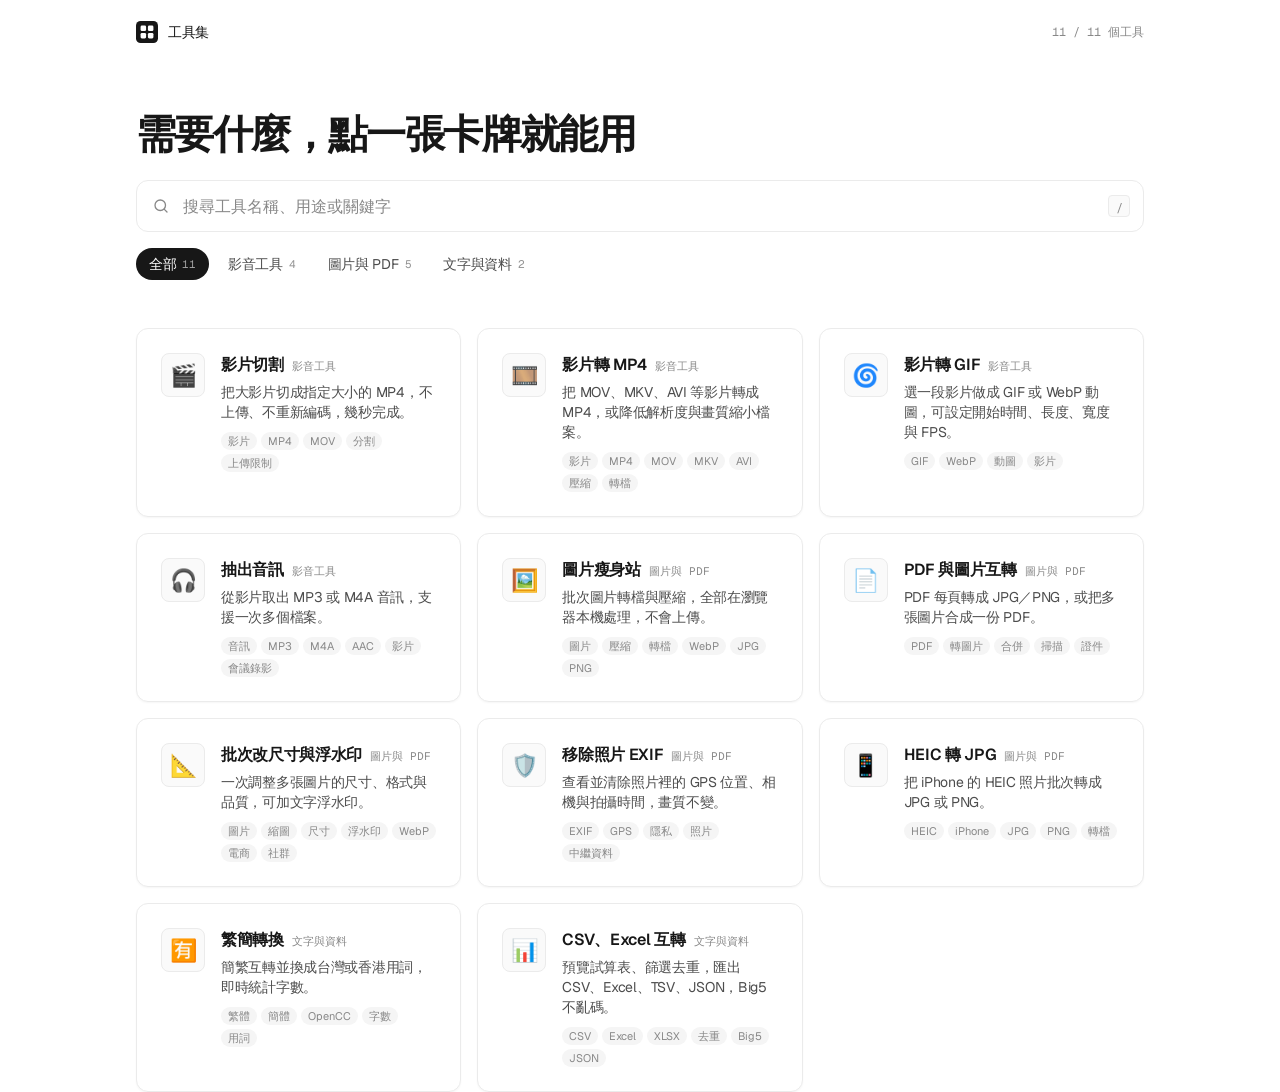
<file: index.html>
<!doctype html>
<html lang="zh-Hant">
<head>
  <meta charset="utf-8">
  <meta name="viewport" content="width=device-width, initial-scale=1">
  <title>工具集</title>
  <meta name="description" content="常用小工具的入口：依分類瀏覽或直接搜尋，點卡牌就能使用。">
  <link rel="preconnect" href="https://fonts.googleapis.com">
  <link rel="preconnect" href="https://fonts.gstatic.com" crossorigin>
  <link href="https://fonts.googleapis.com/css2?family=Geist:wght@400;500;600&family=Geist+Mono:wght@400&display=swap" rel="stylesheet">
  <link rel="stylesheet" href="css/style.css">
  <link rel="icon" href="data:image/svg+xml,%3Csvg xmlns='http://www.w3.org/2000/svg' viewBox='0 0 24 24'%3E%3Crect width='24' height='24' rx='5' fill='%23171717'/%3E%3Crect x='5' y='5' width='6' height='6' rx='1.5' fill='%23fff'/%3E%3Crect x='13' y='5' width='6' height='6' rx='1.5' fill='%23fff'/%3E%3Crect x='5' y='13' width='6' height='6' rx='1.5' fill='%23fff'/%3E%3Crect x='13' y='13' width='6' height='6' rx='1.5' fill='%23fff'/%3E%3C/svg%3E">
</head>
<body>
  <div class="shell">
    <header class="top">
      <a class="wordmark" href="./" aria-label="工具集首頁"><svg class="mark" viewBox="0 0 24 24" aria-hidden="true"><rect width="24" height="24" rx="5"/><rect class="cell" x="5" y="5" width="6" height="6" rx="1.5"/><rect class="cell" x="13" y="5" width="6" height="6" rx="1.5"/><rect class="cell" x="5" y="13" width="6" height="6" rx="1.5"/><rect class="cell" x="13" y="13" width="6" height="6" rx="1.5"/></svg>工具集</a>
      <span class="count" id="total-count" aria-live="polite"></span>
    </header>

    <main>
      <section class="hero" aria-labelledby="hero-heading">
        <h1 id="hero-heading">需要什麼，點一張卡牌就能用</h1>
        <form class="search" role="search" onsubmit="return false">
          <svg class="search-icon" viewBox="0 0 24 24" aria-hidden="true"><circle cx="11" cy="11" r="7"/><path d="m20 20-3.5-3.5"/></svg>
          <input id="search" type="search" placeholder="搜尋工具名稱、用途或關鍵字" autocomplete="off" aria-label="搜尋工具">
          <kbd class="search-kbd" aria-hidden="true">/</kbd>
        </form>
        <div class="cats" id="cats" role="tablist" aria-label="分類"></div>
      </section>

      <section aria-label="工具清單">
        <ul class="grid" id="grid"></ul>
        <div class="empty" id="empty" hidden>
          <p>找不到符合「<span id="empty-q"></span>」的工具。</p>
          <button type="button" class="btn" id="btn-clear">清除搜尋</button>
        </div>
      </section>
    </main>
  </div>

  <template id="card-tpl">
    <li class="card">
      <a class="card-link" target="_blank" rel="noopener">
        <span class="card-icon" aria-hidden="true"></span>
        <span class="card-body">
          <span class="card-head">
            <span class="card-name"></span>
            <span class="card-cat"></span>
          </span>
          <span class="card-desc"></span>
          <span class="card-tags"></span>
        </span>
        <svg class="card-arrow" viewBox="0 0 24 24" aria-hidden="true"><path d="M7 17 17 7M9 7h8v8"/></svg>
      </a>
    </li>
  </template>

  <script src="js/app.js"></script>
</body>
</html>
</file>
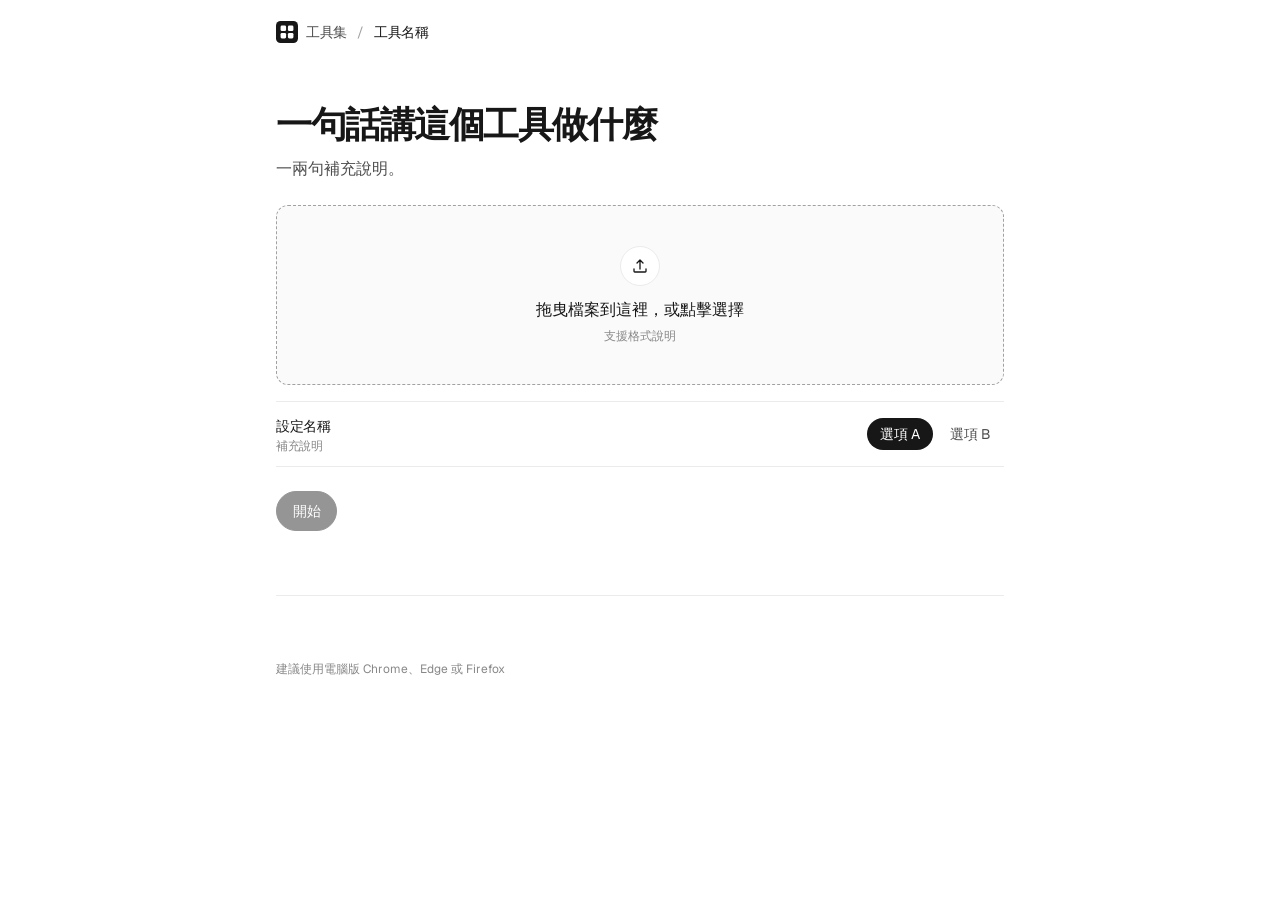
<file: tools/_template/index.html>
<!doctype html>
<html lang="zh-Hant">
<head>
  <meta charset="utf-8">
  <meta name="viewport" content="width=device-width, initial-scale=1">
  <title>工具名稱</title>
  <meta name="description" content="一句話說明。">
  <link rel="preconnect" href="https://fonts.googleapis.com">
  <link rel="preconnect" href="https://fonts.gstatic.com" crossorigin>
  <link href="https://fonts.googleapis.com/css2?family=Geist:wght@400;500;600&family=Geist+Mono:wght@400&display=swap" rel="stylesheet">
  <link rel="stylesheet" href="../../assets/base.css">
  <link rel="icon" href="data:image/svg+xml,%3Csvg xmlns='http://www.w3.org/2000/svg' viewBox='0 0 24 24'%3E%3Crect width='24' height='24' rx='5' fill='%23171717'/%3E%3Crect x='5' y='5' width='6' height='6' rx='1.5' fill='%23fff'/%3E%3Crect x='13' y='5' width='6' height='6' rx='1.5' fill='%23fff'/%3E%3Crect x='5' y='13' width='6' height='6' rx='1.5' fill='%23fff'/%3E%3Crect x='13' y='13' width='6' height='6' rx='1.5' fill='%23fff'/%3E%3C/svg%3E">
</head>
<body>
  <div class="shell">
    <header class="top">
      <a class="back" href="../../"><svg viewBox="0 0 24 24" aria-hidden="true"><rect width="24" height="24" rx="5"/><rect class="cell" x="5" y="5" width="6" height="6" rx="1.5"/><rect class="cell" x="13" y="5" width="6" height="6" rx="1.5"/><rect class="cell" x="5" y="13" width="6" height="6" rx="1.5"/><rect class="cell" x="13" y="13" width="6" height="6" rx="1.5"/></svg>工具集</a>
      <span class="sep" aria-hidden="true">/</span>
      <span class="here">工具名稱</span>
    </header>

    <main>
      <section class="hero" aria-labelledby="h">
        <h1 id="h">一句話講這個工具做什麼</h1>
        <p>一兩句補充說明。</p>
      </section>

      <label class="drop" id="drop" for="file-input" tabindex="0">
        <span class="icon" aria-hidden="true"><svg viewBox="0 0 24 24"><path d="M12 16V4m0 0l-4 4m4-4l4 4"/><path d="M4 16v3a1 1 0 001 1h14a1 1 0 001-1v-3"/></svg></span>
        <strong>拖曳檔案到這裡，或點擊選擇</strong>
        <small>支援格式說明</small>
        <input id="file-input" type="file" multiple aria-label="選擇檔案">
      </label>

      <div class="settings">
        <div class="setting">
          <span class="title">設定名稱<small>補充說明</small></span>
          <div class="seg-ctl" role="group" aria-label="設定名稱">
            <button type="button" class="chip" aria-pressed="true">選項 A</button>
            <button type="button" class="chip" aria-pressed="false">選項 B</button>
          </div>
        </div>
      </div>

      <div class="actions">
        <button type="button" class="btn btn-primary" id="btn-start" disabled>開始</button>
        <span class="spacer"></span>
        <button type="button" class="btn" id="btn-zip" hidden>全部下載（ZIP）</button>
      </div>

      <div class="note note-error" id="note-error" role="alert" hidden></div>

      <section id="progress" hidden>
        <div class="status"><span class="label" id="status-label"></span><span class="pct" id="status-pct"></span></div>
        <div class="bar" id="bar"><i></i></div>
      </section>

      <ol class="rows" id="rows" hidden></ol>
    </main>

    <footer class="foot">建議使用電腦版 Chrome、Edge 或 Firefox</footer>
  </div>

  <script src="../../assets/kit.js"></script>
  <script src="app.js"></script>
</body>
</html>
</file>
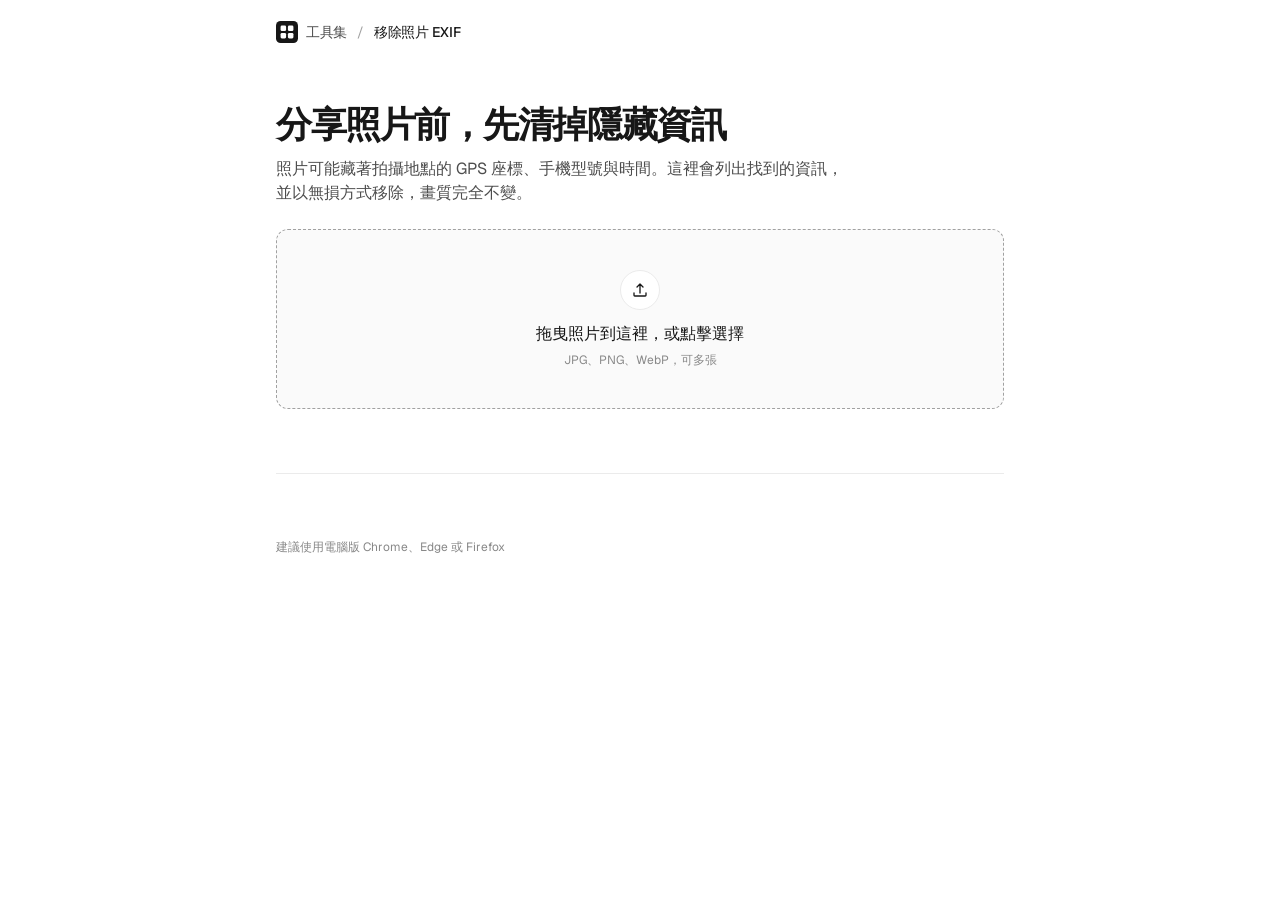
<file: tools/exif-strip/index.html>
<!doctype html>
<html lang="zh-Hant">
<head>
  <meta charset="utf-8">
  <meta name="viewport" content="width=device-width, initial-scale=1">
  <title>移除照片 EXIF</title>
  <meta name="description" content="查看並清除照片裡的 GPS 位置、相機型號與拍攝時間，畫質完全不變。">
  <link rel="preconnect" href="https://fonts.googleapis.com">
  <link rel="preconnect" href="https://fonts.gstatic.com" crossorigin>
  <link href="https://fonts.googleapis.com/css2?family=Geist:wght@400;500;600&family=Geist+Mono:wght@400&display=swap" rel="stylesheet">
  <link rel="stylesheet" href="../../assets/base.css">
  <link rel="icon" href="data:image/svg+xml,%3Csvg xmlns='http://www.w3.org/2000/svg' viewBox='0 0 24 24'%3E%3Crect width='24' height='24' rx='5' fill='%23171717'/%3E%3Crect x='5' y='5' width='6' height='6' rx='1.5' fill='%23fff'/%3E%3Crect x='13' y='5' width='6' height='6' rx='1.5' fill='%23fff'/%3E%3Crect x='5' y='13' width='6' height='6' rx='1.5' fill='%23fff'/%3E%3Crect x='13' y='13' width='6' height='6' rx='1.5' fill='%23fff'/%3E%3C/svg%3E">
  <style>
    .summary { margin-top: var(--s-lg); }
    .row { align-items: start; }
    .row .thumb { width: 56px; height: 56px; }
    .tags { display: flex; flex-wrap: wrap; gap: 4px; margin-top: 6px; }
    .tag { font-size: 12px; line-height: 20px; padding: 0 8px; border-radius: var(--r-pill); background: var(--canvas-soft-2); color: var(--body); white-space: nowrap; }
    .tag.is-gps { background: var(--warning-soft); color: var(--warning-deep); font-weight: 500; }
    .tag.is-clean { background: transparent; color: var(--mute); padding: 0; }
    .tag.is-done { background: transparent; color: var(--success); padding: 0; font-weight: 500; }
    .row .r-state { align-self: center; }
    a.inline { color: var(--link); }
  </style>
</head>
<body>
  <div class="shell">
    <header class="top">
      <a class="back" href="../../"><svg viewBox="0 0 24 24" aria-hidden="true"><rect width="24" height="24" rx="5"/><rect class="cell" x="5" y="5" width="6" height="6" rx="1.5"/><rect class="cell" x="13" y="5" width="6" height="6" rx="1.5"/><rect class="cell" x="5" y="13" width="6" height="6" rx="1.5"/><rect class="cell" x="13" y="13" width="6" height="6" rx="1.5"/></svg>工具集</a>
      <span class="sep" aria-hidden="true">/</span>
      <span class="here">移除照片 EXIF</span>
    </header>

    <main>
      <section class="hero" aria-labelledby="h">
        <h1 id="h">分享照片前，先清掉隱藏資訊</h1>
        <p>照片可能藏著拍攝地點的 GPS 座標、手機型號與時間。這裡會列出找到的資訊，並以無損方式移除，畫質完全不變。</p>
      </section>

      <label class="drop" id="drop" for="file-input" tabindex="0">
        <span class="icon" aria-hidden="true"><svg viewBox="0 0 24 24"><path d="M12 16V4m0 0l-4 4m4-4l4 4"/><path d="M4 16v3a1 1 0 001 1h14a1 1 0 001-1v-3"/></svg></span>
        <strong>拖曳照片到這裡，或點擊選擇</strong>
        <small>JPG、PNG、WebP，可多張</small>
        <input id="file-input" type="file" multiple accept="image/jpeg,image/png,image/webp,image/heic,image/heif,.jpg,.jpeg,.png,.webp,.heic,.heif" aria-label="選擇照片">
      </label>

      <div class="summary" id="summary" hidden>
        <div class="stats">
          <div class="stat"><div class="k">照片</div><div class="v" id="st-count">0</div></div>
          <div class="stat"><div class="k">含 GPS 位置</div><div class="v" id="st-gps">0</div></div>
          <div class="stat"><div class="k">含其他資訊</div><div class="v" id="st-meta">0</div></div>
        </div>
      </div>

      <div class="actions" id="actions" hidden>
        <button type="button" class="btn btn-primary" id="btn-start" disabled>移除全部資訊</button>
        <button type="button" class="btn" id="btn-change">重新選擇</button>
        <span class="spacer"></span>
        <button type="button" class="btn" id="btn-zip" hidden>全部下載（ZIP）</button>
      </div>

      <div class="note note-error" id="note-error" role="alert" hidden></div>

      <section id="progress" hidden>
        <div class="status"><span class="label" id="status-label"></span><span class="pct" id="status-pct"></span></div>
        <div class="bar" id="bar"><i></i></div>
      </section>

      <ol class="rows" id="rows" hidden></ol>
      <div class="note note-info" id="note-orient" hidden>為了讓照片維持正確方向，有轉向資訊的照片只會保留「方向」這一項，其他資訊全部移除。</div>
    </main>

    <footer class="foot">建議使用電腦版 Chrome、Edge 或 Firefox</footer>
  </div>

  <script src="../../assets/kit.js"></script>
  <script src="strip.js"></script>
  <script src="app.js"></script>
</body>
</html>
</file>
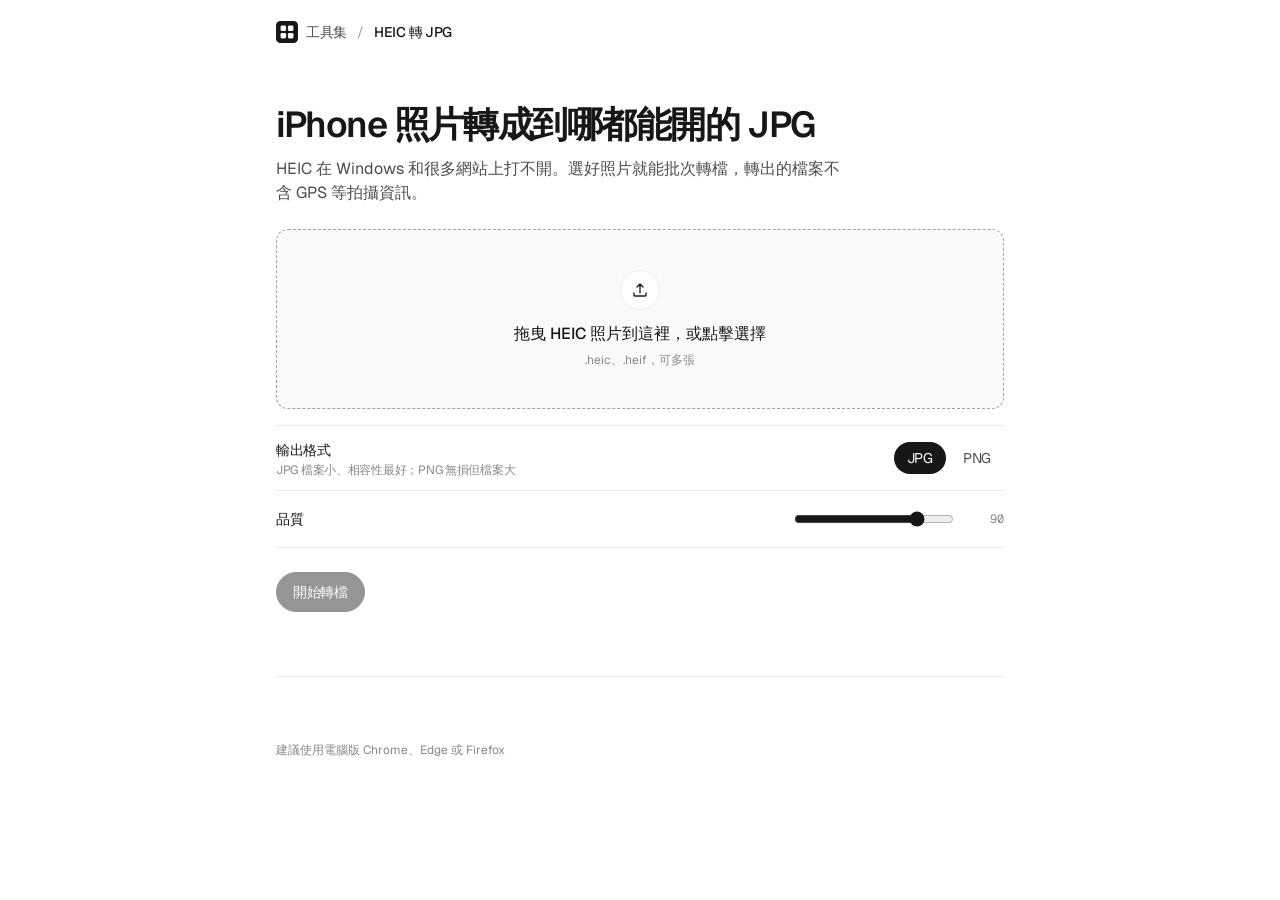
<file: tools/heic-convert/index.html>
<!doctype html>
<html lang="zh-Hant">
<head>
  <meta charset="utf-8">
  <meta name="viewport" content="width=device-width, initial-scale=1">
  <title>HEIC 轉 JPG</title>
  <meta name="description" content="把 iPhone 的 HEIC 照片批次轉成 JPG 或 PNG，全部在瀏覽器裡完成，不會上傳。">
  <link rel="preconnect" href="https://fonts.googleapis.com">
  <link rel="preconnect" href="https://fonts.gstatic.com" crossorigin>
  <link href="https://fonts.googleapis.com/css2?family=Geist:wght@400;500;600&family=Geist+Mono:wght@400&display=swap" rel="stylesheet">
  <link rel="stylesheet" href="../../assets/base.css">
  <link rel="icon" href="data:image/svg+xml,%3Csvg xmlns='http://www.w3.org/2000/svg' viewBox='0 0 24 24'%3E%3Crect width='24' height='24' rx='5' fill='%23171717'/%3E%3Crect x='5' y='5' width='6' height='6' rx='1.5' fill='%23fff'/%3E%3Crect x='13' y='5' width='6' height='6' rx='1.5' fill='%23fff'/%3E%3Crect x='5' y='13' width='6' height='6' rx='1.5' fill='%23fff'/%3E%3Crect x='13' y='13' width='6' height='6' rx='1.5' fill='%23fff'/%3E%3C/svg%3E">
  <style>
    .num { font-family: var(--font-mono); font-size: 12px; color: var(--mute); min-width: 32px; text-align: right; }
  </style>
</head>
<body>
  <div class="shell">
    <header class="top">
      <a class="back" href="../../"><svg viewBox="0 0 24 24" aria-hidden="true"><rect width="24" height="24" rx="5"/><rect class="cell" x="5" y="5" width="6" height="6" rx="1.5"/><rect class="cell" x="13" y="5" width="6" height="6" rx="1.5"/><rect class="cell" x="5" y="13" width="6" height="6" rx="1.5"/><rect class="cell" x="13" y="13" width="6" height="6" rx="1.5"/></svg>工具集</a>
      <span class="sep" aria-hidden="true">/</span>
      <span class="here">HEIC 轉 JPG</span>
    </header>

    <main>
      <section class="hero" aria-labelledby="h">
        <h1 id="h">iPhone 照片轉成到哪都能開的 JPG</h1>
        <p>HEIC 在 Windows 和很多網站上打不開。選好照片就能批次轉檔，轉出的檔案不含 GPS 等拍攝資訊。</p>
      </section>

      <label class="drop" id="drop" for="file-input" tabindex="0">
        <span class="icon" aria-hidden="true"><svg viewBox="0 0 24 24"><path d="M12 16V4m0 0l-4 4m4-4l4 4"/><path d="M4 16v3a1 1 0 001 1h14a1 1 0 001-1v-3"/></svg></span>
        <strong>拖曳 HEIC 照片到這裡，或點擊選擇</strong>
        <small>.heic、.heif，可多張</small>
        <input id="file-input" type="file" multiple accept=".heic,.heif,image/heic,image/heif" aria-label="選擇 HEIC 照片">
      </label>

      <div class="panel" id="picked" hidden>
        <div class="panel-head">
          <div><div class="name" id="picked-name"></div><div class="meta" id="picked-meta"></div></div>
          <button type="button" class="btn btn-sm" id="btn-change">重新選擇</button>
        </div>
      </div>

      <div class="settings">
        <div class="setting">
          <span class="title">輸出格式<small>JPG 檔案小、相容性最好；PNG 無損但檔案大</small></span>
          <div class="seg-ctl" role="group" aria-label="輸出格式" id="fmt">
            <button type="button" class="chip" data-v="jpg" aria-pressed="true">JPG</button>
            <button type="button" class="chip" data-v="png" aria-pressed="false">PNG</button>
          </div>
        </div>
        <div class="setting" id="quality-row">
          <label class="title" for="quality">品質</label>
          <input id="quality" type="range" min="50" max="100" step="1" value="90">
          <span class="num" id="quality-val">90</span>
        </div>
      </div>

      <div class="actions">
        <button type="button" class="btn btn-primary" id="btn-start" disabled>開始轉檔</button>
        <span class="spacer"></span>
        <button type="button" class="btn" id="btn-zip" hidden>全部下載（ZIP）</button>
      </div>

      <div class="note note-error" id="note-error" role="alert" hidden></div>

      <section id="progress" hidden>
        <div class="status"><span class="label" id="status-label"></span><span class="pct" id="status-pct"></span></div>
        <div class="bar" id="bar"><i></i></div>
      </section>

      <ol class="rows" id="rows" hidden></ol>
    </main>

    <footer class="foot">建議使用電腦版 Chrome、Edge 或 Firefox</footer>
  </div>

  <script src="../../assets/kit.js"></script>
  <script src="app.js"></script>
</body>
</html>
</file>
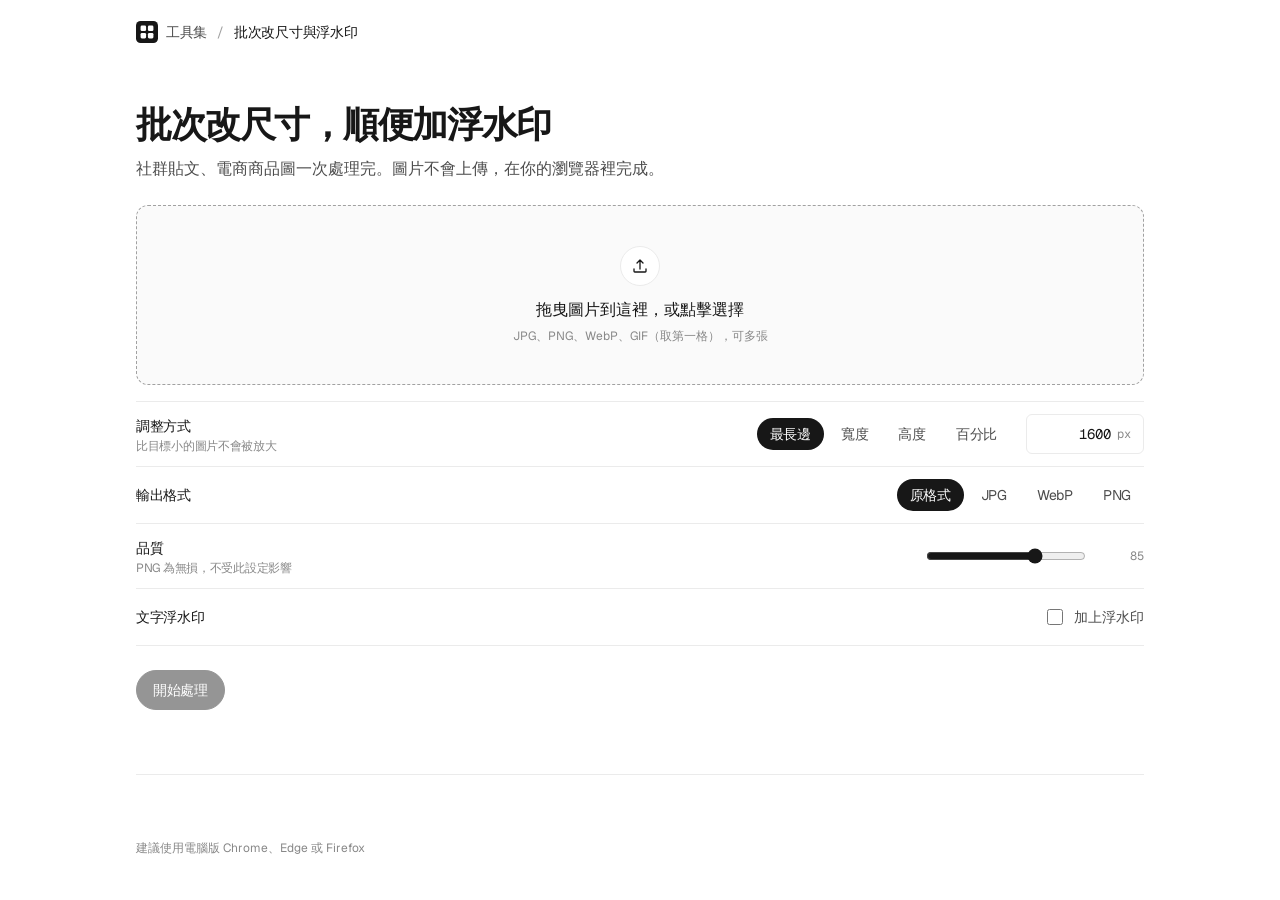
<file: tools/image-resize/index.html>
<!doctype html>
<html lang="zh-Hant">
<head>
  <meta charset="utf-8">
  <meta name="viewport" content="width=device-width, initial-scale=1">
  <title>批次改尺寸與浮水印</title>
  <meta name="description" content="一次調整多張圖片的尺寸、格式與品質，可加上文字浮水印，全部在瀏覽器裡完成。">
  <link rel="preconnect" href="https://fonts.googleapis.com">
  <link rel="preconnect" href="https://fonts.gstatic.com" crossorigin>
  <link href="https://fonts.googleapis.com/css2?family=Geist:wght@400;500;600&family=Geist+Mono:wght@400&display=swap" rel="stylesheet">
  <link rel="stylesheet" href="../../assets/base.css">
  <link rel="icon" href="data:image/svg+xml,%3Csvg xmlns='http://www.w3.org/2000/svg' viewBox='0 0 24 24'%3E%3Crect width='24' height='24' rx='5' fill='%23171717'/%3E%3Crect x='5' y='5' width='6' height='6' rx='1.5' fill='%23fff'/%3E%3Crect x='13' y='5' width='6' height='6' rx='1.5' fill='%23fff'/%3E%3Crect x='5' y='13' width='6' height='6' rx='1.5' fill='%23fff'/%3E%3Crect x='13' y='13' width='6' height='6' rx='1.5' fill='%23fff'/%3E%3C/svg%3E">
  <style>
    .num { font-family: var(--font-mono); font-size: 12px; color: var(--mute); min-width: 40px; text-align: right; }

    /* 大預覽 */
    .live { margin: var(--s-lg) 0 0; border: 1px solid var(--hairline); border-radius: var(--r-lg); overflow: hidden; background: var(--canvas); animation: rise var(--dur) var(--ease); }
    .live-bar { display: flex; align-items: center; gap: var(--s-sm); flex-wrap: wrap; padding: 10px var(--s-md); border-bottom: 1px solid var(--hairline); }
    .live-bar .tag { font-size: 12px; font-weight: 500; padding: 0 8px; line-height: 22px; border-radius: var(--r-pill); background: var(--canvas-soft-2); color: var(--body); }
    .live-bar .cap { font-family: var(--font-mono); font-size: 12px; color: var(--mute); }
    .live-bar .nav { margin-left: auto; display: inline-flex; align-items: center; gap: 4px; font-family: var(--font-mono); font-size: 12px; color: var(--mute); }
    .stage { display: grid; place-items: center; padding: var(--s-md); min-height: 220px; cursor: zoom-in; }
    .stage canvas { max-width: 100%; max-height: min(56vh, 520px); width: auto; height: auto; display: block; box-shadow: 0 1px 3px rgba(0,0,0,.12); }
    .stage-hint { text-align: center; font-size: 12px; color: var(--mute); padding: 0 0 10px; }

    .swatch { width: 32px; padding: 0; display: grid; place-items: center; }
    .swatch i { width: 16px; height: 16px; border-radius: 50%; border: 1px solid var(--hairline-strong); display: block; }
    .swatch.auto { width: auto; padding: 0 10px; gap: 6px; display: inline-flex; }
    .swatch.auto i { background: #fff; box-shadow: inset 0 0 0 3px #222; }
    .swatch[aria-pressed="true"] { background: var(--canvas-soft-2); box-shadow: inset 0 0 0 1px var(--ink); color: var(--ink); }
    .row .thumb { cursor: zoom-in; }

  </style>
</head>
<body>
  <div class="shell is-wide">
    <header class="top">
      <a class="back" href="../../"><svg viewBox="0 0 24 24" aria-hidden="true"><rect width="24" height="24" rx="5"/><rect class="cell" x="5" y="5" width="6" height="6" rx="1.5"/><rect class="cell" x="13" y="5" width="6" height="6" rx="1.5"/><rect class="cell" x="5" y="13" width="6" height="6" rx="1.5"/><rect class="cell" x="13" y="13" width="6" height="6" rx="1.5"/></svg>工具集</a>
      <span class="sep" aria-hidden="true">/</span>
      <span class="here">批次改尺寸與浮水印</span>
    </header>

    <main>
      <section class="hero" aria-labelledby="h">
        <h1 id="h">批次改尺寸，順便加浮水印</h1>
        <p>社群貼文、電商商品圖一次處理完。圖片不會上傳，在你的瀏覽器裡完成。</p>
      </section>

      <label class="drop" id="drop" for="file-input" tabindex="0">
        <span class="icon" aria-hidden="true"><svg viewBox="0 0 24 24"><path d="M12 16V4m0 0l-4 4m4-4l4 4"/><path d="M4 16v3a1 1 0 001 1h14a1 1 0 001-1v-3"/></svg></span>
        <strong>拖曳圖片到這裡，或點擊選擇</strong>
        <small>JPG、PNG、WebP、GIF（取第一格），可多張</small>
        <input id="file-input" type="file" multiple accept="image/*" aria-label="選擇圖片">
      </label>

      <div class="panel" id="picked" hidden>
        <div class="panel-head">
          <div><div class="name" id="picked-name"></div><div class="meta" id="picked-meta"></div></div>
          <button type="button" class="btn btn-sm" id="btn-change">重新選擇</button>
        </div>
      </div>

      <figure class="live" id="live" hidden>
        <div class="live-bar">
          <span class="tag">預覽</span>
          <span class="cap" id="preview-cap"></span>
          <span class="nav" id="preview-nav" hidden>
            <button type="button" class="btn btn-sm" id="prev" aria-label="上一張">‹</button>
            <span id="preview-idx"></span>
            <button type="button" class="btn btn-sm" id="next" aria-label="下一張">›</button>
          </span>
          <button type="button" class="btn btn-sm" id="btn-zoom">放大檢視</button>
        </div>
        <div class="stage checker" id="stage" title="點擊放大檢視"><canvas id="preview" aria-label="處理後的預覽"></canvas></div>
        <figcaption class="stage-hint">調整下方設定時即時更新 · 點圖片可看實際尺寸</figcaption>
      </figure>

        <div class="settings">
          <div class="setting">
            <span class="title">調整方式<small>比目標小的圖片不會被放大</small></span>
            <div class="seg-ctl" role="group" aria-label="調整方式" id="mode">
              <button type="button" class="chip" data-v="long" aria-pressed="true">最長邊</button>
              <button type="button" class="chip" data-v="width" aria-pressed="false">寬度</button>
              <button type="button" class="chip" data-v="height" aria-pressed="false">高度</button>
              <button type="button" class="chip" data-v="percent" aria-pressed="false">百分比</button>
            </div>
            <div class="field" id="size-wrap"><input id="size" type="number" min="1" max="20000" step="1" value="1600" aria-label="目標大小"><span class="unit" id="size-unit">px</span></div>
          </div>
          <div class="setting">
            <span class="title">輸出格式</span>
            <div class="seg-ctl" role="group" aria-label="輸出格式" id="fmt">
              <button type="button" class="chip" data-v="same" aria-pressed="true">原格式</button>
              <button type="button" class="chip" data-v="jpg" aria-pressed="false">JPG</button>
              <button type="button" class="chip" data-v="webp" aria-pressed="false">WebP</button>
              <button type="button" class="chip" data-v="png" aria-pressed="false">PNG</button>
            </div>
          </div>
          <div class="setting" id="quality-row">
            <label class="title" for="quality">品質<small>PNG 為無損，不受此設定影響</small></label>
            <input id="quality" type="range" min="50" max="100" step="1" value="85">
            <span class="num" id="quality-val">85</span>
          </div>
          <div class="setting">
            <label class="title" for="wm-on">文字浮水印</label>
            <label class="toggle"><input id="wm-on" type="checkbox"> 加上浮水印</label>
          </div>
          <div id="wm-opts" hidden>
            <div class="setting">
              <label class="title" for="wm-text">文字</label>
              <div class="field"><input id="wm-text" type="text" maxlength="60" value="© 我的品牌"></div>
            </div>
            <div class="setting">
              <span class="title">位置</span>
              <div class="seg-ctl" role="group" aria-label="浮水印位置" id="wm-pos">
                <button type="button" class="chip" data-v="tl" aria-pressed="false">左上</button>
                <button type="button" class="chip" data-v="tr" aria-pressed="false">右上</button>
                <button type="button" class="chip" data-v="c" aria-pressed="false">置中</button>
                <button type="button" class="chip" data-v="bl" aria-pressed="false">左下</button>
                <button type="button" class="chip" data-v="br" aria-pressed="true">右下</button>
                <button type="button" class="chip" data-v="tile" aria-pressed="false">平鋪</button>
              </div>
            </div>
            <div class="setting">
              <label class="title" for="wm-size">大小</label>
              <input id="wm-size" type="range" min="2" max="20" step="0.5" value="5">
              <span class="num" id="wm-size-val">5%</span>
            </div>
            <div class="setting">
              <label class="title" for="wm-alpha">透明度</label>
              <input id="wm-alpha" type="range" min="10" max="100" step="5" value="70">
              <span class="num" id="wm-alpha-val">70%</span>
            </div>
            <div class="setting">
              <label class="title" for="wm-color">顏色</label>
              <div class="seg-ctl" role="group" aria-label="快速顏色" id="wm-swatch">
                <button type="button" class="chip swatch auto" data-v="auto" aria-pressed="true"><i></i>自動</button>
                <button type="button" class="chip swatch" data-v="#ffffff" aria-pressed="false" aria-label="白色"><i style="background:#fff"></i></button>
                <button type="button" class="chip swatch" data-v="#000000" aria-pressed="false" aria-label="黑色"><i style="background:#000"></i></button>
              </div>
              <input id="wm-color" type="color" value="#ffffff" aria-label="自訂顏色">
            </div>
          </div>
        </div>

      <div class="actions">
        <button type="button" class="btn btn-primary" id="btn-start" disabled>開始處理</button>
        <span class="spacer"></span>
        <button type="button" class="btn" id="btn-zip" hidden>全部下載（ZIP）</button>
      </div>

      <div class="note note-error" id="note-error" role="alert" hidden></div>

      <section id="progress" hidden>
        <div class="status"><span class="label" id="status-label"></span><span class="pct" id="status-pct"></span></div>
        <div class="bar" id="bar"><i></i></div>
      </section>

      <ol class="rows" id="rows" hidden></ol>
    </main>


    <footer class="foot">建議使用電腦版 Chrome、Edge 或 Firefox</footer>
  </div>

  <script src="../../assets/kit.js"></script>
  <script src="app.js"></script>
</body>
</html>
</file>
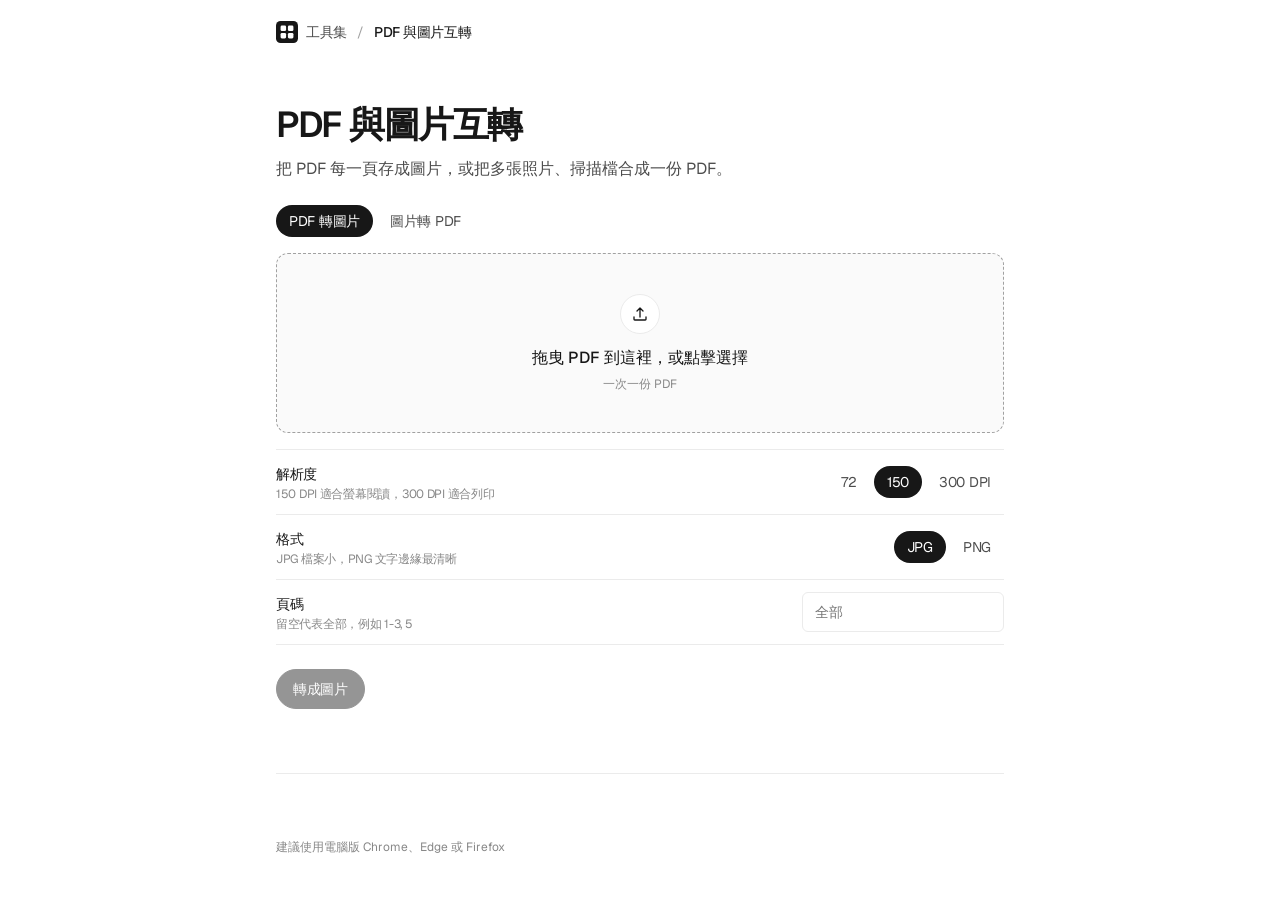
<file: tools/pdf-images/index.html>
<!doctype html>
<html lang="zh-Hant">
<head>
  <meta charset="utf-8">
  <meta name="viewport" content="width=device-width, initial-scale=1">
  <title>PDF 與圖片互轉</title>
  <meta name="description" content="PDF 轉成 PNG／JPG 圖片，或把多張圖片合成一份 PDF，全部在瀏覽器裡完成。">
  <link rel="preconnect" href="https://fonts.googleapis.com">
  <link rel="preconnect" href="https://fonts.gstatic.com" crossorigin>
  <link href="https://fonts.googleapis.com/css2?family=Geist:wght@400;500;600&family=Geist+Mono:wght@400&display=swap" rel="stylesheet">
  <link rel="stylesheet" href="../../assets/base.css">
  <link rel="icon" href="data:image/svg+xml,%3Csvg xmlns='http://www.w3.org/2000/svg' viewBox='0 0 24 24'%3E%3Crect width='24' height='24' rx='5' fill='%23171717'/%3E%3Crect x='5' y='5' width='6' height='6' rx='1.5' fill='%23fff'/%3E%3Crect x='13' y='5' width='6' height='6' rx='1.5' fill='%23fff'/%3E%3Crect x='5' y='13' width='6' height='6' rx='1.5' fill='%23fff'/%3E%3Crect x='13' y='13' width='6' height='6' rx='1.5' fill='%23fff'/%3E%3C/svg%3E">
  <style>
    .modes { margin-bottom: var(--s-md); }
    .thumbs { list-style: none; margin: var(--s-md) 0 0; padding: 0; display: grid; grid-template-columns: repeat(auto-fill, minmax(140px, 1fr)); gap: var(--s-sm); }
    .thumb-card { border: 1px solid var(--hairline); border-radius: var(--r-md); overflow: hidden; background: var(--canvas); animation: rise var(--dur) var(--ease); }
    .thumb-card .pic { aspect-ratio: 3 / 4; background: var(--canvas-soft-2); display: grid; place-items: center; overflow: hidden; }
    .thumb-card .pic img { width: 100%; height: 100%; object-fit: contain; display: block; }
    .thumb-card .cap { display: flex; align-items: center; justify-content: space-between; gap: 6px; padding: 8px 10px; font-family: var(--font-mono); font-size: 12px; color: var(--mute); }
    .thumb-card .cap .btn { height: 26px; padding: 0 10px; font-size: 12px; }
    .row.is-dragging { opacity: .4; }
    .row.is-drop-target { box-shadow: inset 0 2px 0 var(--link); }
    .row .handle { cursor: grab; color: var(--mute); font-family: var(--font-mono); font-size: 12px; min-width: 24px; user-select: none; }
    .row .tools { display: flex; gap: 4px; }
    .icon-btn { width: 30px; height: 30px; border-radius: 50%; border: 1px solid var(--hairline); background: var(--canvas); display: grid; place-items: center; padding: 0; color: var(--body); }
    .icon-btn:hover { border-color: var(--hairline-strong); color: var(--ink); }
    .icon-btn:disabled { opacity: .35; cursor: not-allowed; }
    .icon-btn svg { width: 14px; height: 14px; stroke: currentColor; fill: none; stroke-width: 2; stroke-linecap: round; stroke-linejoin: round; }
    .row { grid-template-columns: auto auto 1fr auto; }
    @media (max-width: 560px) { .row { grid-template-columns: auto auto 1fr; } .row .tools { grid-column: 3; } }
    #i-done { display: flex; align-items: center; justify-content: space-between; gap: 8px 12px; flex-wrap: wrap; }
    #i-done[hidden] { display: none; }
    #i-done .done-btns { display: inline-flex; gap: 6px; }
  </style>
</head>
<body>
  <div class="shell">
    <header class="top">
      <a class="back" href="../../"><svg viewBox="0 0 24 24" aria-hidden="true"><rect width="24" height="24" rx="5"/><rect class="cell" x="5" y="5" width="6" height="6" rx="1.5"/><rect class="cell" x="13" y="5" width="6" height="6" rx="1.5"/><rect class="cell" x="5" y="13" width="6" height="6" rx="1.5"/><rect class="cell" x="13" y="13" width="6" height="6" rx="1.5"/></svg>工具集</a>
      <span class="sep" aria-hidden="true">/</span>
      <span class="here">PDF 與圖片互轉</span>
    </header>

    <main>
      <section class="hero" aria-labelledby="h">
        <h1 id="h">PDF 與圖片互轉</h1>
        <p>把 PDF 每一頁存成圖片，或把多張照片、掃描檔合成一份 PDF。</p>
      </section>

      <div class="seg-ctl modes" role="tablist" aria-label="轉換方向">
        <button type="button" class="chip" role="tab" id="tab-p2i" aria-selected="true" aria-controls="mode-p2i">PDF 轉圖片</button>
        <button type="button" class="chip" role="tab" id="tab-i2p" aria-selected="false" aria-controls="mode-i2p">圖片轉 PDF</button>
      </div>

      <!-- ── PDF 轉圖片 ── -->
      <section id="mode-p2i" role="tabpanel" aria-labelledby="tab-p2i">
        <label class="drop" id="p-drop" for="p-input" tabindex="0">
          <span class="icon" aria-hidden="true"><svg viewBox="0 0 24 24"><path d="M12 16V4m0 0l-4 4m4-4l4 4"/><path d="M4 16v3a1 1 0 001 1h14a1 1 0 001-1v-3"/></svg></span>
          <strong>拖曳 PDF 到這裡，或點擊選擇</strong>
          <small>一次一份 PDF</small>
          <input id="p-input" type="file" accept="application/pdf,.pdf" aria-label="選擇 PDF">
        </label>

        <div class="panel" id="p-file" hidden>
          <div class="panel-head">
            <div><div class="name" id="p-name"></div><div class="meta" id="p-meta"></div></div>
            <button type="button" class="btn btn-sm" id="p-change">換一份</button>
          </div>
        </div>

        <div class="settings">
          <div class="setting">
            <span class="title">解析度<small>150 DPI 適合螢幕閱讀，300 DPI 適合列印</small></span>
            <div class="seg-ctl" role="group" aria-label="解析度" id="p-dpi">
              <button type="button" class="chip" data-v="72" aria-pressed="false">72</button>
              <button type="button" class="chip" data-v="150" aria-pressed="true">150</button>
              <button type="button" class="chip" data-v="300" aria-pressed="false">300 DPI</button>
            </div>
          </div>
          <div class="setting">
            <span class="title">格式<small>JPG 檔案小，PNG 文字邊緣最清晰</small></span>
            <div class="seg-ctl" role="group" aria-label="格式" id="p-fmt">
              <button type="button" class="chip" data-v="jpg" aria-pressed="true">JPG</button>
              <button type="button" class="chip" data-v="png" aria-pressed="false">PNG</button>
            </div>
          </div>
          <div class="setting">
            <label class="title" for="p-range">頁碼<small>留空代表全部，例如 1-3, 5</small></label>
            <div class="field"><input id="p-range" type="text" placeholder="全部" autocomplete="off"></div>
          </div>
        </div>

        <div class="actions">
          <button type="button" class="btn btn-primary" id="p-start" disabled>轉成圖片</button>
          <span class="spacer"></span>
          <button type="button" class="btn" id="p-zip" hidden>全部下載（ZIP）</button>
        </div>
        <div class="note note-error" id="p-error" role="alert" hidden></div>
        <section id="p-progress" hidden>
          <div class="status"><span class="label" id="p-label"></span><span class="pct" id="p-pct"></span></div>
          <div class="bar" id="p-bar"><i></i></div>
        </section>
        <ul class="thumbs" id="p-thumbs" hidden></ul>
      </section>

      <!-- ── 圖片轉 PDF ── -->
      <section id="mode-i2p" role="tabpanel" aria-labelledby="tab-i2p" hidden>
        <label class="drop" id="i-drop" for="i-input" tabindex="0">
          <span class="icon" aria-hidden="true"><svg viewBox="0 0 24 24"><path d="M12 16V4m0 0l-4 4m4-4l4 4"/><path d="M4 16v3a1 1 0 001 1h14a1 1 0 001-1v-3"/></svg></span>
          <strong>拖曳圖片到這裡，或點擊選擇</strong>
          <small>JPG、PNG、WebP，可多張，可再追加</small>
          <input id="i-input" type="file" multiple accept="image/jpeg,image/png,image/webp,.jpg,.jpeg,.png,.webp" aria-label="選擇圖片">
        </label>

        <ol class="rows" id="i-rows" hidden></ol>

        <div class="settings">
          <div class="setting">
            <span class="title">頁面尺寸<small>A4 會依圖片方向自動選直式或橫式</small></span>
            <div class="seg-ctl" role="group" aria-label="頁面尺寸" id="i-size">
              <button type="button" class="chip" data-v="a4" aria-pressed="true">A4</button>
              <button type="button" class="chip" data-v="fit" aria-pressed="false">依圖片原尺寸</button>
            </div>
          </div>
          <div class="setting">
            <span class="title">邊界</span>
            <div class="seg-ctl" role="group" aria-label="邊界" id="i-margin">
              <button type="button" class="chip" data-v="0" aria-pressed="false">無</button>
              <button type="button" class="chip" data-v="18" aria-pressed="true">窄</button>
              <button type="button" class="chip" data-v="36" aria-pressed="false">一般</button>
            </div>
          </div>
        </div>

        <div class="actions">
          <button type="button" class="btn btn-primary" id="i-start" disabled>產生 PDF</button>
          <span class="spacer"></span>
          <button type="button" class="btn" id="i-clear" hidden>清空</button>
        </div>
        <div class="note note-error" id="i-error" role="alert" hidden></div>
        <section id="i-progress" hidden>
          <div class="status"><span class="label" id="i-label"></span><span class="pct" id="i-pct"></span></div>
          <div class="bar" id="i-bar"><i></i></div>
        </section>
        <div class="note note-info" id="i-done" hidden></div>
      </section>
    </main>

    <footer class="foot">建議使用電腦版 Chrome、Edge 或 Firefox</footer>
  </div>

  <script src="../../assets/kit.js"></script>
  <script src="app.js"></script>
</body>
</html>
</file>
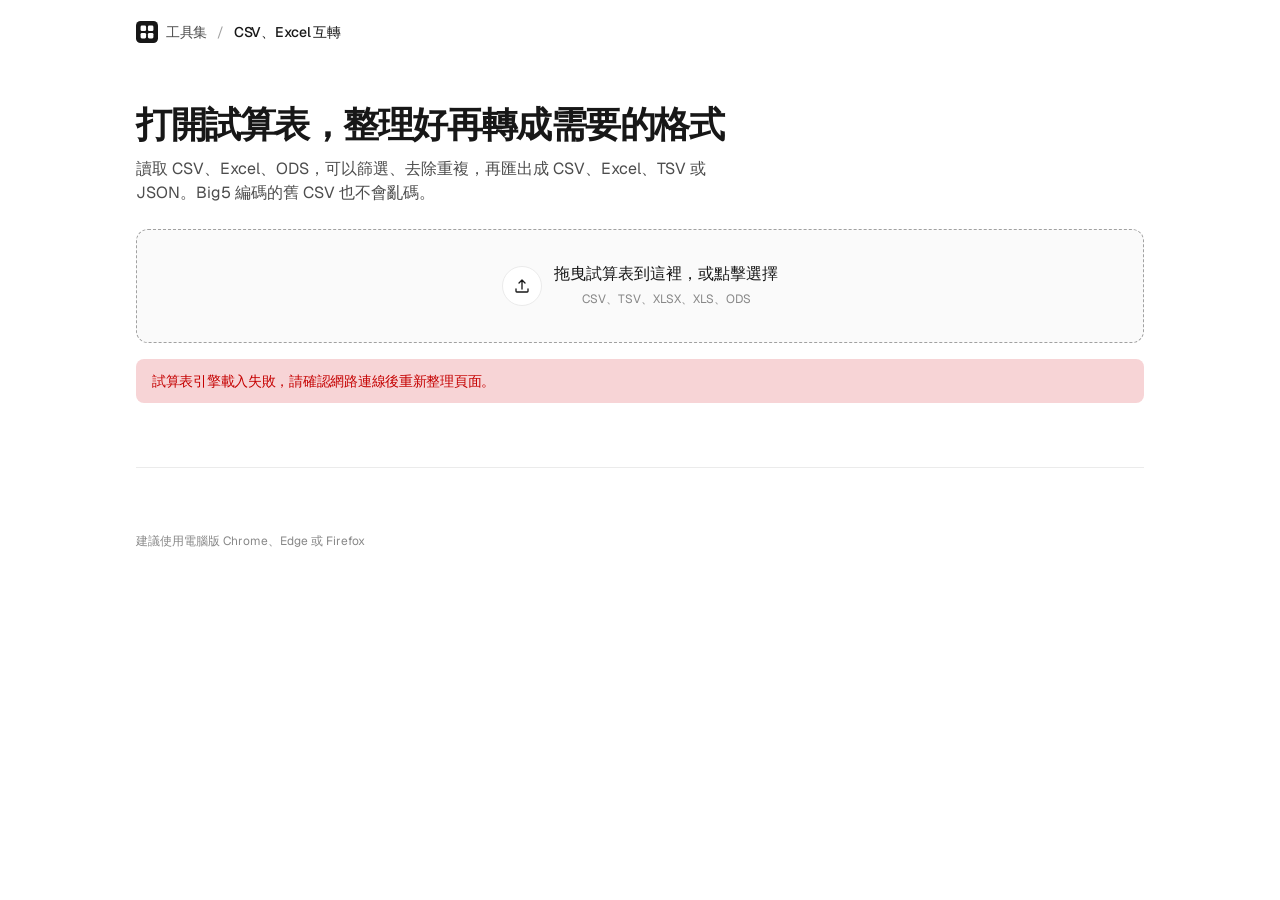
<file: tools/sheet-convert/index.html>
<!doctype html>
<html lang="zh-Hant">
<head>
  <meta charset="utf-8">
  <meta name="viewport" content="width=device-width, initial-scale=1">
  <title>CSV、Excel 互轉</title>
  <meta name="description" content="CSV、Excel 互轉與預覽，可篩選、去重，Big5 檔案不亂碼。">
  <link rel="preconnect" href="https://fonts.googleapis.com">
  <link rel="preconnect" href="https://fonts.gstatic.com" crossorigin>
  <link href="https://fonts.googleapis.com/css2?family=Geist:wght@400;500;600&family=Geist+Mono:wght@400&display=swap" rel="stylesheet">
  <link rel="stylesheet" href="../../assets/base.css">
  <link rel="icon" href="data:image/svg+xml,%3Csvg xmlns='http://www.w3.org/2000/svg' viewBox='0 0 24 24'%3E%3Crect width='24' height='24' rx='5' fill='%23171717'/%3E%3Crect x='5' y='5' width='6' height='6' rx='1.5' fill='%23fff'/%3E%3Crect x='13' y='5' width='6' height='6' rx='1.5' fill='%23fff'/%3E%3Crect x='5' y='13' width='6' height='6' rx='1.5' fill='%23fff'/%3E%3Crect x='13' y='13' width='6' height='6' rx='1.5' fill='%23fff'/%3E%3C/svg%3E">
  <style>
    .file-ctl { display: flex; flex-wrap: wrap; gap: 8px; align-items: center; }
    .file-ctl .field { height: 32px; }
    .file-ctl .field select { font-size: 13px; }
    .tools-row { display: flex; flex-wrap: wrap; gap: 8px; align-items: center; width: 100%; }
    .tools-row .field.search { flex: 1; min-width: 200px; }
    .tools-row .field.search input { width: 100%; }
    .cols { display: flex; flex-wrap: wrap; gap: 6px 14px; width: 100%; padding-top: 4px; }
    .cols .toggle { font-size: 13px; }
    .summary { font-size: 14px; color: var(--body); letter-spacing: -0.28px; }
    .summary b { color: var(--ink); font-weight: 600; font-family: var(--font-mono); }
    .summary .minus { color: var(--warning-deep); }
    .table-wrap { margin-top: var(--s-md); border: 1px solid var(--hairline); border-radius: var(--r-md); overflow: auto; max-height: 560px; background: var(--canvas); }
    table.grid { border-collapse: separate; border-spacing: 0; font-size: 13px; line-height: 18px; min-width: 100%; }
    table.grid th, table.grid td { padding: 7px 12px; border-bottom: 1px solid var(--hairline); border-right: 1px solid var(--hairline); text-align: left; white-space: nowrap; max-width: 320px; overflow: hidden; text-overflow: ellipsis; }
    table.grid th { position: sticky; top: 0; z-index: 1; background: var(--canvas-soft); font-weight: 500; color: var(--ink); }
    table.grid th.rn, table.grid td.rn { position: sticky; left: 0; background: var(--canvas-soft); color: var(--mute); font-family: var(--font-mono); font-size: 11px; text-align: right; min-width: 44px; }
    table.grid th.rn { z-index: 2; }
    table.grid tr:hover td { background: var(--canvas-soft); }
    table.grid td.empty { color: var(--hairline-strong); }
    .more { padding: 10px 12px; font-size: 12px; color: var(--mute); border-top: 1px solid var(--hairline); background: var(--canvas-soft); position: sticky; left: 0; }
    .export { display: flex; flex-wrap: wrap; gap: 8px; align-items: center; }
    .export .lead { font-size: 14px; color: var(--body); margin-right: auto; }
    .export .lead b { color: var(--ink); font-family: var(--font-mono); }
  </style>
</head>
<body>
  <div class="shell is-wide">
    <header class="top">
      <a class="back" href="../../"><svg viewBox="0 0 24 24" aria-hidden="true"><rect width="24" height="24" rx="5"/><rect class="cell" x="5" y="5" width="6" height="6" rx="1.5"/><rect class="cell" x="13" y="5" width="6" height="6" rx="1.5"/><rect class="cell" x="5" y="13" width="6" height="6" rx="1.5"/><rect class="cell" x="13" y="13" width="6" height="6" rx="1.5"/></svg>工具集</a>
      <span class="sep" aria-hidden="true">/</span>
      <span class="here">CSV、Excel 互轉</span>
    </header>

    <main>
      <section class="hero" aria-labelledby="h">
        <h1 id="h">打開試算表，整理好再轉成需要的格式</h1>
        <p>讀取 CSV、Excel、ODS，可以篩選、去除重複，再匯出成 CSV、Excel、TSV 或 JSON。Big5 編碼的舊 CSV 也不會亂碼。</p>
      </section>

      <label class="drop is-compact" id="drop" for="file-input" tabindex="0">
        <span class="icon" aria-hidden="true"><svg viewBox="0 0 24 24"><path d="M12 16V4m0 0l-4 4m4-4l4 4"/><path d="M4 16v3a1 1 0 001 1h14a1 1 0 001-1v-3"/></svg></span>
        <span><strong id="drop-title">拖曳試算表到這裡，或點擊選擇</strong><br><small>CSV、TSV、XLSX、XLS、ODS</small></span>
        <input id="file-input" type="file" accept=".csv,.tsv,.txt,.xlsx,.xls,.xlsm,.ods" aria-label="選擇試算表檔案">
      </label>

      <div class="note note-error" id="note-error" role="alert" hidden></div>
      <div class="note note-info" id="note-loading" hidden>正在載入試算表引擎…</div>

      <section class="panel" id="panel" hidden>
        <div class="panel-head">
          <div>
            <div class="name" id="file-name"></div>
            <div class="meta" id="file-meta"></div>
          </div>
          <div class="file-ctl">
            <span class="field" id="sheet-wrap" hidden><select id="sheet-select" aria-label="工作表"></select></span>
            <span class="field" id="enc-wrap" hidden><select id="enc-select" aria-label="文字編碼"><option value="utf-8">UTF-8</option><option value="big5">Big5</option><option value="gbk">GBK</option></select></span>
          </div>
        </div>

        <div class="settings" style="margin: 0; padding: 0 var(--s-lg);">
          <div class="setting">
            <span class="title">整理</span>
            <label class="toggle"><input type="checkbox" id="opt-header" checked>第一列是標題</label>
            <label class="toggle"><input type="checkbox" id="opt-trim" checked>修剪前後空白</label>
            <label class="toggle"><input type="checkbox" id="opt-empty" checked>移除空白列</label>
          </div>
          <div class="setting">
            <span class="title">去除重複</span>
            <div class="seg-ctl" id="dedupe-mode" role="group" aria-label="去除重複">
              <button type="button" class="chip" data-mode="off" aria-pressed="true">不處理</button>
              <button type="button" class="chip" data-mode="all" aria-pressed="false">整列相同</button>
              <button type="button" class="chip" data-mode="cols" aria-pressed="false">指定欄位相同</button>
            </div>
            <div class="cols" id="dedupe-cols" hidden></div>
          </div>
          <div class="setting">
            <div class="tools-row">
              <span class="field search"><input type="text" id="search" placeholder="搜尋內容" aria-label="搜尋內容"></span>
              <span class="field"><select id="search-col" aria-label="搜尋欄位"></select></span>
            </div>
          </div>
        </div>

        <div class="panel-foot">
          <span class="summary" id="summary"></span>
        </div>
      </section>

      <div class="table-wrap" id="table-wrap" hidden>
        <table class="grid" id="table"><thead></thead><tbody></tbody></table>
        <div class="more" id="more" hidden></div>
      </div>

      <section class="actions export" id="export" hidden>
        <span class="lead" id="export-lead"></span>
        <label class="toggle" title="以 = + - @ 開頭的儲存格前面加上單引號，避免在 Excel 被當成公式執行"><input type="checkbox" id="opt-safe" checked>防公式注入</label>
        <button type="button" class="btn btn-primary" data-fmt="csv">下載 CSV</button>
        <button type="button" class="btn" data-fmt="xlsx">Excel</button>
        <button type="button" class="btn" data-fmt="tsv">TSV</button>
        <button type="button" class="btn" data-fmt="json">JSON</button>
      </section>
    </main>

    <footer class="foot">建議使用電腦版 Chrome、Edge 或 Firefox</footer>
  </div>

  <script src="../../assets/kit.js"></script>
  <script src="app.js"></script>
</body>
</html>
</file>
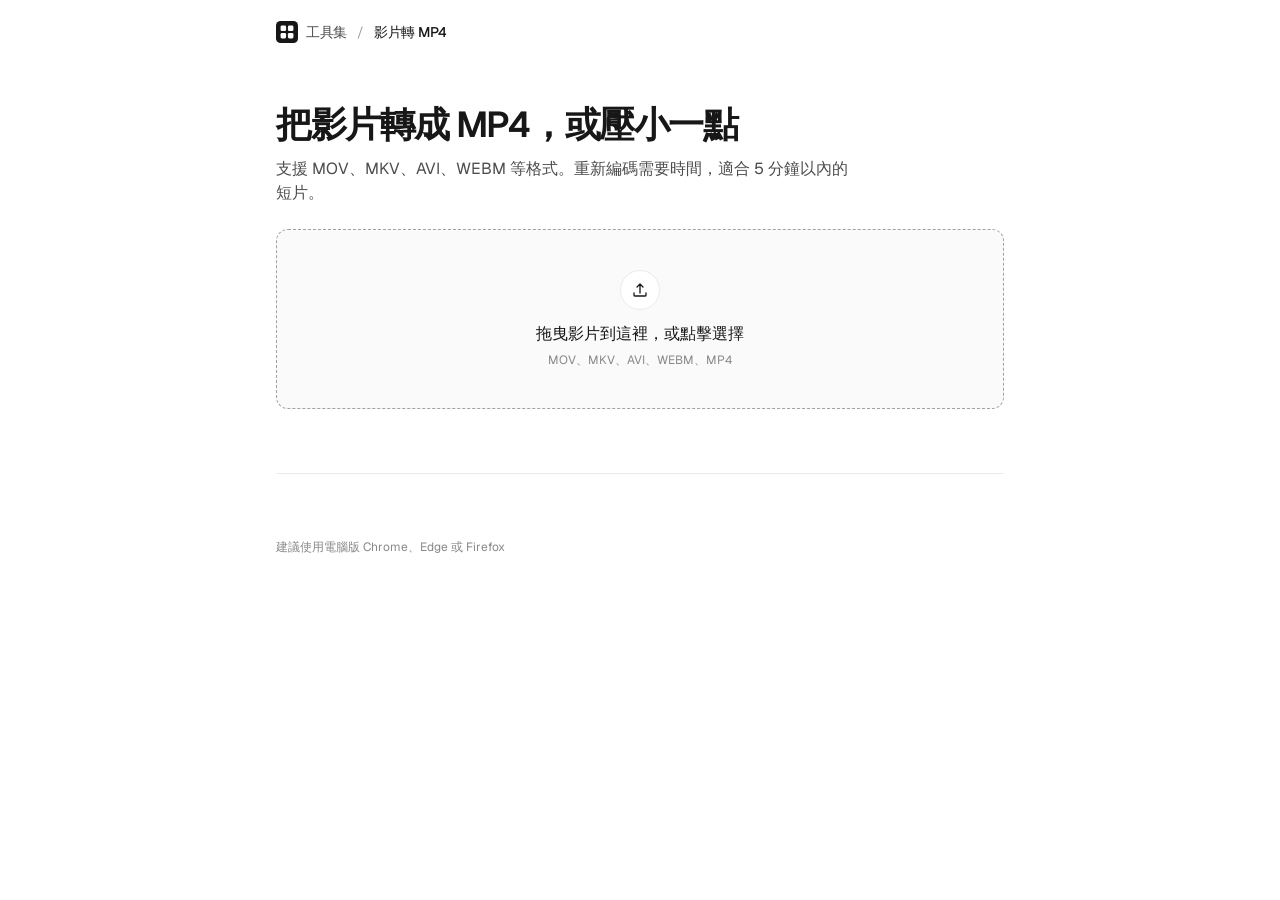
<file: tools/video-convert/index.html>
<!doctype html>
<html lang="zh-Hant">
<head>
  <meta charset="utf-8">
  <meta name="viewport" content="width=device-width, initial-scale=1">
  <title>影片轉 MP4</title>
  <meta name="description" content="把 MOV、MKV、AVI 等影片轉成 MP4，或降低解析度與畫質縮小檔案。">
  <link rel="preconnect" href="https://fonts.googleapis.com">
  <link rel="preconnect" href="https://fonts.gstatic.com" crossorigin>
  <link href="https://fonts.googleapis.com/css2?family=Geist:wght@400;500;600&family=Geist+Mono:wght@400&display=swap" rel="stylesheet">
  <link rel="stylesheet" href="../../assets/base.css">
  <link rel="icon" href="data:image/svg+xml,%3Csvg xmlns='http://www.w3.org/2000/svg' viewBox='0 0 24 24'%3E%3Crect width='24' height='24' rx='5' fill='%23171717'/%3E%3Crect x='5' y='5' width='6' height='6' rx='1.5' fill='%23fff'/%3E%3Crect x='13' y='5' width='6' height='6' rx='1.5' fill='%23fff'/%3E%3Crect x='5' y='13' width='6' height='6' rx='1.5' fill='%23fff'/%3E%3Crect x='13' y='13' width='6' height='6' rx='1.5' fill='%23fff'/%3E%3C/svg%3E">
  <style>
    .stats { border: 0; border-radius: 0; }
    .panel-foot .r-name { font-size: 14px; font-weight: 500; word-break: break-all; }
    #r-diff.is-down { color: var(--success); }
    #r-diff.is-up { color: var(--warning-deep); }
    .note { white-space: pre-wrap; }
  </style>
</head>
<body>
  <div class="shell">
    <header class="top">
      <a class="back" href="../../"><svg viewBox="0 0 24 24" aria-hidden="true"><rect width="24" height="24" rx="5"/><rect class="cell" x="5" y="5" width="6" height="6" rx="1.5"/><rect class="cell" x="13" y="5" width="6" height="6" rx="1.5"/><rect class="cell" x="5" y="13" width="6" height="6" rx="1.5"/><rect class="cell" x="13" y="13" width="6" height="6" rx="1.5"/></svg>工具集</a>
      <span class="sep" aria-hidden="true">/</span>
      <span class="here">影片轉 MP4</span>
    </header>

    <main>
      <section class="hero" aria-labelledby="h">
        <h1 id="h">把影片轉成 MP4，或壓小一點</h1>
        <p>支援 MOV、MKV、AVI、WEBM 等格式。重新編碼需要時間，適合 5 分鐘以內的短片。</p>
      </section>

      <label class="drop" id="drop" for="file-input" tabindex="0">
        <span class="icon" aria-hidden="true"><svg viewBox="0 0 24 24"><path d="M12 16V4m0 0l-4 4m4-4l4 4"/><path d="M4 16v3a1 1 0 001 1h14a1 1 0 001-1v-3"/></svg></span>
        <strong>拖曳影片到這裡，或點擊選擇</strong>
        <small>MOV、MKV、AVI、WEBM、MP4</small>
        <input id="file-input" type="file" accept="video/*,.mov,.mkv,.avi,.webm,.mp4,.m4v,.flv,.wmv,.3gp,.mts,.ts" aria-label="選擇檔案">
      </label>

      <section class="panel" id="file-card" hidden>
        <div class="panel-head">
          <div><div class="name" id="file-name"></div><div class="meta" id="file-meta"></div></div>
          <button type="button" class="btn btn-sm" id="btn-change">換一個</button>
        </div>
      </section>

      <div class="settings" id="settings" hidden>
        <div class="setting">
          <span class="title">畫質<small>數字越小檔案越大、越清晰</small></span>
          <div class="seg-ctl" id="q" role="group" aria-label="畫質"><button type="button" class="chip" data-v="high" aria-pressed="false">高畫質</button><button type="button" class="chip" data-v="balanced" aria-pressed="true">平衡</button><button type="button" class="chip" data-v="small" aria-pressed="false">小檔案</button></div>
        </div>
        <div class="setting">
          <span class="title">解析度<small>只會縮小，不會放大</small></span>
          <div class="seg-ctl" id="res" role="group" aria-label="解析度"><button type="button" class="chip" data-v="0" aria-pressed="true">原始</button><button type="button" class="chip" data-v="1080" aria-pressed="false">1080p</button><button type="button" class="chip" data-v="720" aria-pressed="false">720p</button><button type="button" class="chip" data-v="480" aria-pressed="false">480p</button></div>
        </div>
        <div class="setting">
          <span class="title">音訊</span>
          <div class="seg-ctl" id="audio" role="group" aria-label="音訊"><button type="button" class="chip" data-v="keep" aria-pressed="true">保留</button><button type="button" class="chip" data-v="drop" aria-pressed="false">移除</button></div>
        </div>
        <div class="setting" id="remux-row" hidden>
          <span class="title">只換容器，不重新編碼<small>來源已是 H.264＋AAC，幾秒就能完成，畫質完全不變</small></span>
          <label class="toggle"><input type="checkbox" id="remux" checked>使用</label>
        </div>
      </div>

      <div class="note note-warn" id="note-long" hidden></div>

      <div class="actions" id="actions" hidden>
        <button type="button" class="btn btn-primary" id="btn-start">開始轉檔</button>
      </div>

      <div class="note note-error" id="note-error" role="alert" hidden></div>

      <section id="progress" hidden>
        <div class="status"><span class="label" id="status-label"></span><span class="pct" id="status-pct"></span></div>
        <div class="bar" id="bar"><i></i></div>
      </section>

      <section class="panel" id="result" hidden>
        <div class="stats">
          <div class="stat"><div class="k">原始大小</div><div class="v" id="r-before"></div></div>
          <div class="stat"><div class="k">輸出大小</div><div class="v" id="r-after"></div></div>
          <div class="stat"><div class="k">變化</div><div class="v" id="r-diff"></div></div>
          <div class="stat"><div class="k">耗時</div><div class="v" id="r-time"></div></div>
        </div>
        <div class="panel-foot">
          <span class="r-name" id="r-name"></span>
          <a class="btn btn-primary btn-sm" id="r-download" style="margin-left:auto">下載 MP4</a>
        </div>
        <div class="preview" style="margin:0;border:0;border-top:1px solid var(--hairline);border-radius:0"><video id="r-video" controls playsinline></video></div>
      </section>
    </main>

    <footer class="foot">建議使用電腦版 Chrome、Edge 或 Firefox</footer>
  </div>

  <script src="../../assets/kit.js"></script>
  <script src="../../assets/ffmpeg-kit.js"></script>
  <script src="../_av/av.js"></script>
  <script src="app.js"></script>
</body>
</html>
</file>
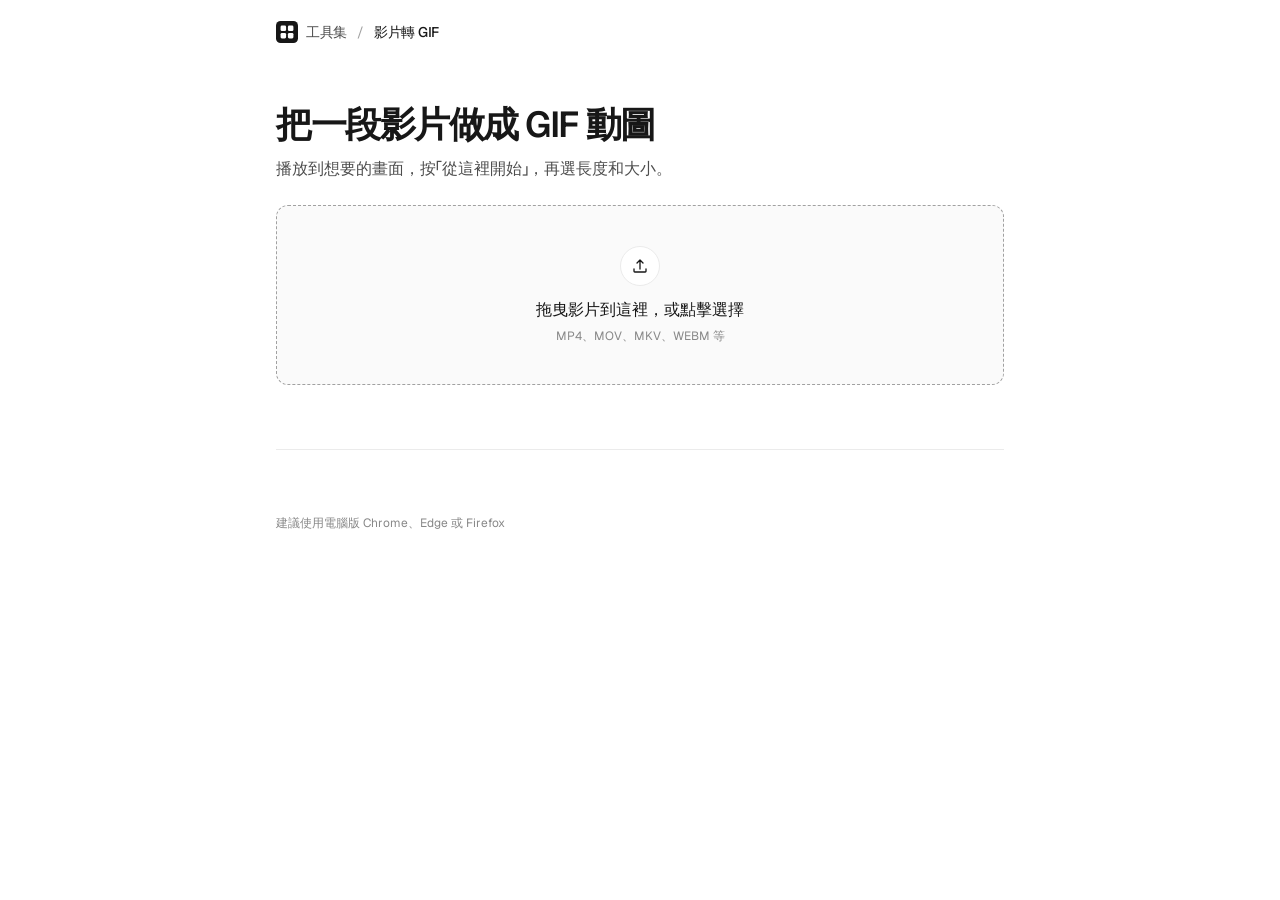
<file: tools/video-gif/index.html>
<!doctype html>
<html lang="zh-Hant">
<head>
  <meta charset="utf-8">
  <meta name="viewport" content="width=device-width, initial-scale=1">
  <title>影片轉 GIF</title>
  <meta name="description" content="選一段影片做成 GIF 或 WebP 動圖，可設定開始時間、長度、寬度與 FPS。">
  <link rel="preconnect" href="https://fonts.googleapis.com">
  <link rel="preconnect" href="https://fonts.gstatic.com" crossorigin>
  <link href="https://fonts.googleapis.com/css2?family=Geist:wght@400;500;600&family=Geist+Mono:wght@400&display=swap" rel="stylesheet">
  <link rel="stylesheet" href="../../assets/base.css">
  <link rel="icon" href="data:image/svg+xml,%3Csvg xmlns='http://www.w3.org/2000/svg' viewBox='0 0 24 24'%3E%3Crect width='24' height='24' rx='5' fill='%23171717'/%3E%3Crect x='5' y='5' width='6' height='6' rx='1.5' fill='%23fff'/%3E%3Crect x='13' y='5' width='6' height='6' rx='1.5' fill='%23fff'/%3E%3Crect x='5' y='13' width='6' height='6' rx='1.5' fill='%23fff'/%3E%3Crect x='13' y='13' width='6' height='6' rx='1.5' fill='%23fff'/%3E%3C/svg%3E">
  <style>
    .src-preview { margin: 0; border: 0; border-top: 1px solid var(--hairline); border-radius: 0; background: #000; }
    .src-preview video { max-height: 320px; }
    .est { font-family: var(--font-mono); font-size: 12px; color: var(--mute); }
    .panel-foot .r-meta { font-family: var(--font-mono); font-size: 12px; color: var(--mute); }
    #result .preview { background-image: linear-gradient(45deg, var(--canvas-soft-2) 25%, transparent 25%), linear-gradient(-45deg, var(--canvas-soft-2) 25%, transparent 25%), linear-gradient(45deg, transparent 75%, var(--canvas-soft-2) 75%), linear-gradient(-45deg, transparent 75%, var(--canvas-soft-2) 75%); background-size: 16px 16px; background-position: 0 0, 0 8px, 8px -8px, -8px 0; }
    .note { white-space: pre-wrap; }
  </style>
</head>
<body>
  <div class="shell">
    <header class="top">
      <a class="back" href="../../"><svg viewBox="0 0 24 24" aria-hidden="true"><rect width="24" height="24" rx="5"/><rect class="cell" x="5" y="5" width="6" height="6" rx="1.5"/><rect class="cell" x="13" y="5" width="6" height="6" rx="1.5"/><rect class="cell" x="5" y="13" width="6" height="6" rx="1.5"/><rect class="cell" x="13" y="13" width="6" height="6" rx="1.5"/></svg>工具集</a>
      <span class="sep" aria-hidden="true">/</span>
      <span class="here">影片轉 GIF</span>
    </header>

    <main>
      <section class="hero" aria-labelledby="h">
        <h1 id="h">把一段影片做成 GIF 動圖</h1>
        <p>播放到想要的畫面，按「從這裡開始」，再選長度和大小。</p>
      </section>

      <label class="drop" id="drop" for="file-input" tabindex="0">
        <span class="icon" aria-hidden="true"><svg viewBox="0 0 24 24"><path d="M12 16V4m0 0l-4 4m4-4l4 4"/><path d="M4 16v3a1 1 0 001 1h14a1 1 0 001-1v-3"/></svg></span>
        <strong>拖曳影片到這裡，或點擊選擇</strong>
        <small>MP4、MOV、MKV、WEBM 等</small>
        <input id="file-input" type="file" accept="video/*,.mov,.mkv,.avi,.webm,.mp4,.m4v,.flv,.wmv,.3gp,.mts,.ts" aria-label="選擇檔案">
      </label>

      <section class="panel" id="file-card" hidden>
        <div class="panel-head">
          <div><div class="name" id="file-name"></div><div class="meta" id="file-meta"></div></div>
          <button type="button" class="btn btn-sm" id="btn-change">換一個</button>
        </div>
        <div class="preview src-preview"><video id="src-video" controls playsinline muted></video></div>
      </section>

      <div class="settings" id="settings" hidden>
        <div class="setting">
          <span class="title">開始時間<small id="range-hint"></small></span>
          <button type="button" class="btn btn-sm" id="btn-here">從這裡開始</button>
          <span class="field"><input type="number" id="start" min="0" step="0.1" value="0" aria-label="開始秒數"><span class="unit">秒</span></span>
        </div>
        <div class="setting">
          <span class="title">長度<small>最長 30 秒</small></span>
          <span class="field"><input type="number" id="len" min="0.5" max="30" step="0.5" value="5" aria-label="長度秒數"><span class="unit">秒</span></span>
        </div>
        <div class="setting">
          <span class="title">寬度<small>高度依比例自動計算</small></span>
          <div class="seg-ctl" id="width" role="group" aria-label="寬度"><button type="button" class="chip" data-v="320" aria-pressed="false">320</button><button type="button" class="chip" data-v="480" aria-pressed="true">480</button><button type="button" class="chip" data-v="640" aria-pressed="false">640</button><button type="button" class="chip" data-v="0" aria-pressed="false">原始</button></div>
        </div>
        <div class="setting">
          <span class="title">FPS<small>越高越流暢，檔案也越大</small></span>
          <div class="seg-ctl" id="fps" role="group" aria-label="FPS"><button type="button" class="chip" data-v="10" aria-pressed="false">10</button><button type="button" class="chip" data-v="15" aria-pressed="true">15</button><button type="button" class="chip" data-v="20" aria-pressed="false">20</button></div>
        </div>
        <div class="setting">
          <span class="title">格式<small>WebP 動圖通常小很多，但部分舊軟體不支援</small></span>
          <div class="seg-ctl" id="fmt" role="group" aria-label="格式"><button type="button" class="chip" data-v="gif" aria-pressed="true">GIF</button><button type="button" class="chip" data-v="webp" aria-pressed="false">WebP</button></div>
        </div>
      </div>

      <div class="actions" id="actions" hidden>
        <button type="button" class="btn btn-primary" id="btn-start">產生動圖</button>
        <span class="est" id="est"></span>
      </div>

      <div class="note note-error" id="note-error" role="alert" hidden></div>

      <section id="progress" hidden>
        <div class="status"><span class="label" id="status-label"></span><span class="pct" id="status-pct"></span></div>
        <div class="bar" id="bar"><i></i></div>
      </section>

      <section class="panel" id="result" hidden>
        <div class="preview" style="margin:0;border:0;border-radius:0"><img id="r-img" alt="產生的動圖預覽"></div>
        <div class="panel-foot">
          <span class="r-meta" id="r-meta"></span>
          <a class="btn btn-primary btn-sm" id="r-download" style="margin-left:auto">下載</a>
        </div>
      </section>
    </main>

    <footer class="foot">建議使用電腦版 Chrome、Edge 或 Firefox</footer>
  </div>

  <script src="../../assets/kit.js"></script>
  <script src="../../assets/ffmpeg-kit.js"></script>
  <script src="../_av/av.js"></script>
  <script src="app.js"></script>
</body>
</html>
</file>
<file: css/style.css>
/* 工具集 — Vercel 風格 token（與影片切割一致） */
:root {
  --ink: #171717; --body: #4d4d4d; --mute: #888888;
  --hairline: #ebebeb; --hairline-strong: #a1a1a1;
  --canvas: #ffffff; --canvas-soft: #fafafa; --canvas-soft-2: #f5f5f5;
  --primary: #171717; --on-primary: #ffffff;
  --link: #0070f3;
  --grad-a: #007cf0; --grad-b: #00dfd8;
  --shadow-card: 0 1px 2px rgba(0,0,0,.04);
  --shadow-card-hover: 0 8px 24px rgba(0,0,0,.08);

  --font-sans: "Geist", "Inter", system-ui, -apple-system, "PingFang TC", "Noto Sans TC", sans-serif;
  --font-mono: "Geist Mono", ui-monospace, SFMono-Regular, Menlo, monospace;

  --r-sm: 6px; --r-md: 8px; --r-lg: 12px; --r-pill: 100px;
  --s-xs: 8px; --s-sm: 12px; --s-md: 16px; --s-lg: 24px; --s-xl: 32px; --s-2xl: 40px; --s-3xl: 48px; --s-4xl: 64px;
  --dur-fast: 150ms; --dur: 300ms; --ease: cubic-bezier(0.16, 1, 0.3, 1);
}
@media (prefers-color-scheme: dark) {
  :root:not([data-theme="light"]) {
    --ink: #ededed; --body: #a1a1a1; --mute: #7a7a7a;
    --hairline: #262626; --hairline-strong: #4a4a4a;
    --canvas: #0a0a0a; --canvas-soft: #111111; --canvas-soft-2: #171717;
    --primary: #ededed; --on-primary: #0a0a0a; --link: #52a8ff;
    --shadow-card: 0 1px 2px rgba(0,0,0,.4); --shadow-card-hover: 0 8px 24px rgba(0,0,0,.6);
  }
}
:root[data-theme="dark"] {
  --ink: #ededed; --body: #a1a1a1; --mute: #7a7a7a;
  --hairline: #262626; --hairline-strong: #4a4a4a;
  --canvas: #0a0a0a; --canvas-soft: #111111; --canvas-soft-2: #171717;
  --primary: #ededed; --on-primary: #0a0a0a; --link: #52a8ff;
  --shadow-card: 0 1px 2px rgba(0,0,0,.4); --shadow-card-hover: 0 8px 24px rgba(0,0,0,.6);
}

* { box-sizing: border-box; }
body {
  margin: 0; background: var(--canvas); color: var(--ink);
  font-family: var(--font-sans); font-size: 16px; line-height: 24px;
  -webkit-font-smoothing: antialiased;
}
::selection { background: var(--ink); color: var(--canvas); }
a { color: inherit; text-decoration: none; }
button, input { font: inherit; color: inherit; }
button { cursor: pointer; }
:focus-visible { outline: 2px solid var(--link); outline-offset: 2px; }

.shell { max-width: 1040px; margin: 0 auto; padding: 0 16px; }

/* ── Header ── */
.top { display: flex; align-items: center; justify-content: space-between; height: 64px; }
.wordmark { display: flex; align-items: center; gap: 10px; font-weight: 500; font-size: 14px; letter-spacing: -0.28px; }
.wordmark .mark { width: 22px; height: 22px; fill: var(--ink); }
.wordmark .mark .cell { fill: var(--canvas); }
.top .count { font-family: var(--font-mono); font-size: 12px; color: var(--mute); }

/* ── Hero / search ── */
.hero { padding: var(--s-3xl) 0 var(--s-lg); }
.hero h1 { margin: 0 0 var(--s-lg); font-size: clamp(28px, 2rem + 1.5vw, 40px); line-height: 1.1; font-weight: 600; letter-spacing: -0.04em; }
.search { position: relative; display: flex; align-items: center; }
.search-icon { position: absolute; left: 16px; width: 18px; height: 18px; stroke: var(--mute); fill: none; stroke-width: 1.75; stroke-linecap: round; pointer-events: none; }
.search input {
  width: 100%; height: 52px; padding: 0 56px 0 46px;
  border: 1px solid var(--hairline); border-radius: var(--r-lg); background: var(--canvas);
  font-size: 16px; outline: none;
  transition: border-color var(--dur-fast), box-shadow var(--dur-fast);
}
.search input::placeholder { color: var(--mute); }
.search input:hover { border-color: var(--hairline-strong); }
.search input:focus { border-color: var(--ink); box-shadow: 0 0 0 4px var(--canvas-soft-2); }
.search input::-webkit-search-cancel-button { -webkit-appearance: none; }
.search-kbd {
  position: absolute; right: 14px; height: 22px; min-width: 22px; padding: 0 6px;
  display: grid; place-items: center; border: 1px solid var(--hairline); border-radius: 4px;
  font-family: var(--font-mono); font-size: 12px; color: var(--mute); background: var(--canvas-soft);
}
.search input:focus ~ .search-kbd { opacity: 0; }

.cats { display: flex; gap: 6px; flex-wrap: wrap; margin-top: var(--s-md); }
.chip {
  height: 32px; padding: 0 12px; border-radius: var(--r-pill);
  border: 1px solid transparent; background: transparent; color: var(--body);
  font-size: 14px; letter-spacing: -0.28px; display: inline-flex; align-items: center; gap: 6px;
  transition: background var(--dur-fast), color var(--dur-fast);
}
.chip:hover { background: var(--canvas-soft-2); color: var(--ink); }
.chip[aria-selected="true"] { background: var(--primary); color: var(--on-primary); }
.chip .n { font-family: var(--font-mono); font-size: 11px; opacity: .6; }

/* ── Grid / cards ── */
.grid { list-style: none; margin: var(--s-lg) 0 0; padding: 0; display: grid; grid-template-columns: repeat(3, 1fr); gap: var(--s-md); }
@media (max-width: 860px) { .grid { grid-template-columns: repeat(2, 1fr); } }
@media (max-width: 560px) { .grid { grid-template-columns: 1fr; } }

.card { animation: rise var(--dur) var(--ease) both; }
.card-link {
  position: relative; display: flex; gap: var(--s-md); height: 100%;
  padding: var(--s-lg); border: 1px solid var(--hairline); border-radius: var(--r-lg);
  background: var(--canvas); box-shadow: var(--shadow-card);
  transition: transform var(--dur) var(--ease), box-shadow var(--dur) var(--ease), border-color var(--dur-fast);
}
.card-link:hover, .card-link:focus-visible { transform: translateY(-2px); box-shadow: var(--shadow-card-hover); border-color: var(--hairline-strong); }
.card-link:active { transform: translateY(0); }
.card-icon {
  flex: none; width: 44px; height: 44px; border-radius: var(--r-md);
  display: grid; place-items: center; font-size: 22px; line-height: 1;
  background: var(--canvas-soft); border: 1px solid var(--hairline);
}
.card-body { display: flex; flex-direction: column; gap: 4px; min-width: 0; flex: 1; }
.card-head { display: flex; align-items: baseline; gap: 8px; }
.card-name { font-weight: 600; font-size: 16px; letter-spacing: -0.32px; }
.card-cat { font-family: var(--font-mono); font-size: 11px; color: var(--mute); white-space: nowrap; }
.card-desc { color: var(--body); font-size: 14px; line-height: 20px; letter-spacing: -0.28px; }
.card-tags { display: flex; flex-wrap: wrap; gap: 4px; margin-top: 6px; }
.card-tags span { font-size: 11px; line-height: 18px; padding: 0 7px; border-radius: var(--r-pill); background: var(--canvas-soft-2); color: var(--mute); }
.card-tags span mark, .card-name mark, .card-desc mark { background: linear-gradient(90deg, var(--grad-a), var(--grad-b)); -webkit-background-clip: text; background-clip: text; color: transparent; font-weight: 600; }
.card-arrow { position: absolute; top: 18px; right: 18px; width: 16px; height: 16px; stroke: var(--mute); fill: none; stroke-width: 1.75; stroke-linecap: round; stroke-linejoin: round; opacity: 0; transform: translate(-4px, 4px); transition: opacity var(--dur-fast), transform var(--dur) var(--ease); }
.card-link:hover .card-arrow, .card-link:focus-visible .card-arrow { opacity: 1; transform: none; }

.empty { text-align: center; padding: var(--s-4xl) 0; color: var(--body); }
.empty p { margin: 0 0 var(--s-md); }
.btn {
  display: inline-flex; align-items: center; height: 36px; padding: 0 16px; border-radius: var(--r-pill);
  border: 1px solid var(--hairline); background: var(--canvas); color: var(--ink);
  font-size: 14px; font-weight: 500;
}
.btn:hover { background: var(--canvas-soft-2); border-color: var(--hairline-strong); }

.foot { display: flex; flex-wrap: wrap; justify-content: space-between; gap: 8px 16px; margin-top: var(--s-4xl); padding: var(--s-xl) 0 var(--s-2xl); border-top: 1px solid var(--hairline); color: var(--mute); font-size: 12px; line-height: 18px; }
.foot a:hover { color: var(--ink); text-decoration: underline; }

@keyframes rise { from { opacity: 0; transform: translateY(6px); } to { opacity: 1; transform: none; } }
@media (prefers-reduced-motion: reduce) {
  *, *::before, *::after { animation-duration: .01ms !important; transition-duration: .01ms !important; }
}
</file>
<file: assets/base.css>
/* 工具集共用樣式（Vercel 風格 token）。每個工具頁都載入這一份。 */
:root {
  --ink: #171717; --body: #4d4d4d; --mute: #888888;
  --hairline: #ebebeb; --hairline-strong: #a1a1a1;
  --canvas: #ffffff; --canvas-soft: #fafafa; --canvas-soft-2: #f5f5f5;
  --primary: #171717; --on-primary: #ffffff;
  --link: #0070f3; --success: #0070f3;
  --error: #ee0000; --error-soft: #f7d4d6; --error-deep: #c50000;
  --warning-deep: #ab570a; --warning-soft: #ffefcf;
  --grad-a: #007cf0; --grad-b: #00dfd8;

  --font-sans: "Geist", "Inter", system-ui, -apple-system, "PingFang TC", "Noto Sans TC", sans-serif;
  --font-mono: "Geist Mono", ui-monospace, SFMono-Regular, Menlo, monospace;

  --r-sm: 6px; --r-md: 8px; --r-lg: 12px; --r-pill: 100px;
  --s-xs: 8px; --s-sm: 12px; --s-md: 16px; --s-lg: 24px; --s-xl: 32px; --s-2xl: 40px; --s-3xl: 48px; --s-4xl: 64px;
  --dur-fast: 150ms; --dur: 300ms; --ease: cubic-bezier(0.16, 1, 0.3, 1);
}
@media (prefers-color-scheme: dark) {
  :root:not([data-theme="light"]) {
    --ink: #ededed; --body: #a1a1a1; --mute: #7a7a7a;
    --hairline: #262626; --hairline-strong: #4a4a4a;
    --canvas: #0a0a0a; --canvas-soft: #111111; --canvas-soft-2: #171717;
    --primary: #ededed; --on-primary: #0a0a0a;
    --link: #52a8ff; --success: #52a8ff; --error: #ff6166; --error-soft: #3c1618; --error-deep: #ff8589;
    --warning-deep: #f5a623; --warning-soft: #2d1f05;
  }
}
:root[data-theme="dark"] {
  --ink: #ededed; --body: #a1a1a1; --mute: #7a7a7a;
  --hairline: #262626; --hairline-strong: #4a4a4a;
  --canvas: #0a0a0a; --canvas-soft: #111111; --canvas-soft-2: #171717;
  --primary: #ededed; --on-primary: #0a0a0a;
  --link: #52a8ff; --success: #52a8ff; --error: #ff6166; --error-soft: #3c1618; --error-deep: #ff8589;
  --warning-deep: #f5a623; --warning-soft: #2d1f05;
}

* { box-sizing: border-box; }
body { margin: 0; background: var(--canvas); color: var(--ink); font-family: var(--font-sans); font-size: 16px; line-height: 24px; -webkit-font-smoothing: antialiased; }
::selection { background: var(--ink); color: var(--canvas); }
a { color: inherit; }
button, input, select, textarea { font: inherit; color: inherit; }
button { cursor: pointer; }
:focus-visible { outline: 2px solid var(--link); outline-offset: 2px; }
[hidden] { display: none !important; }

.shell { max-width: 760px; margin: 0 auto; padding: 0 16px; }
.shell.is-wide { max-width: 1040px; }

/* ── 頁首：回工具集 ── */
.top { display: flex; align-items: center; gap: 10px; height: 64px; font-size: 14px; letter-spacing: -0.28px; }
.top .back { display: inline-flex; align-items: center; gap: 8px; color: var(--body); text-decoration: none; font-weight: 500; }
.top .back:hover { color: var(--ink); }
.top .back svg { width: 22px; height: 22px; fill: var(--ink); }
.top .back svg .cell { fill: var(--canvas); }
.top .sep { color: var(--hairline-strong); }
.top .here { font-weight: 500; }

/* ── 標題 ── */
.hero { padding: var(--s-2xl) 0 var(--s-lg); }
.hero h1 { margin: 0 0 var(--s-sm); font-size: clamp(26px, 1.6rem + 1.4vw, 36px); line-height: 1.15; font-weight: 600; letter-spacing: -0.04em; }
.hero p { margin: 0; color: var(--body); max-width: 52ch; }

/* ── 拖放區 ── */
.drop {
  position: relative; display: flex; flex-direction: column; align-items: center; justify-content: center; gap: 6px;
  min-height: 180px; padding: var(--s-xl) var(--s-lg); width: 100%;
  border: 1px dashed var(--hairline-strong); border-radius: var(--r-lg); background: var(--canvas-soft);
  color: var(--body); text-align: center; cursor: pointer;
  transition: border-color var(--dur-fast), background var(--dur-fast), transform var(--dur) var(--ease);
}
.drop:hover, .drop:focus-visible { border-color: var(--ink); background: var(--canvas-soft-2); }
.drop.is-over { border-style: solid; border-color: var(--link); background: var(--canvas-soft-2); transform: scale(1.005); }
.drop.is-compact { min-height: 96px; flex-direction: row; gap: 12px; }
.drop .icon { width: 40px; height: 40px; border-radius: 50%; border: 1px solid var(--hairline); display: grid; place-items: center; background: var(--canvas); margin-bottom: 6px; flex: none; }
.drop.is-compact .icon { margin: 0; }
.drop .icon svg { width: 18px; height: 18px; stroke: var(--ink); fill: none; stroke-width: 1.75; stroke-linecap: round; stroke-linejoin: round; }
.drop strong { color: var(--ink); font-weight: 500; }
.drop small { font-size: 12px; line-height: 16px; color: var(--mute); }
.drop input[type="file"] { position: absolute; inset: 0; opacity: 0; cursor: pointer; width: 100%; height: 100%; }
.drop.is-disabled { pointer-events: none; opacity: .5; }

/* ── 設定列 ── */
.settings { margin-top: var(--s-md); border-top: 1px solid var(--hairline); }
.setting { display: flex; align-items: center; gap: var(--s-sm) var(--s-md); flex-wrap: wrap; padding: var(--s-sm) 0; border-bottom: 1px solid var(--hairline); min-height: 57px; }
.setting > .title { font-size: 14px; font-weight: 500; letter-spacing: -0.28px; margin-right: auto; }
.setting > .title small { display: block; font-weight: 400; color: var(--mute); font-size: 12px; line-height: 16px; }
.seg-ctl { display: inline-flex; gap: 4px; flex-wrap: wrap; }
.chip {
  height: 32px; padding: 0 12px; border-radius: var(--r-pill); border: 1px solid transparent; background: transparent; color: var(--body);
  font-size: 14px; letter-spacing: -0.28px; white-space: nowrap; transition: background var(--dur-fast), color var(--dur-fast);
}
.chip:hover { background: var(--canvas-soft-2); color: var(--ink); }
.chip[aria-pressed="true"], .chip[aria-selected="true"] { background: var(--primary); color: var(--on-primary); }
.chip:disabled { opacity: .45; cursor: not-allowed; }

.field { display: inline-flex; align-items: center; height: 40px; border: 1px solid var(--hairline); border-radius: var(--r-sm); background: var(--canvas); transition: border-color var(--dur-fast), box-shadow var(--dur-fast); }
.field:focus-within { border-color: var(--hairline-strong); box-shadow: 0 0 0 3px var(--canvas-soft-2); }
.field input, .field select { height: 100%; border: 0; background: transparent; outline: none; padding: 0 12px; font-size: 14px; min-width: 0; }
.field input[type="number"] { width: 84px; padding-right: 0; text-align: right; font-family: var(--font-mono); -moz-appearance: textfield; }
.field input[type="number"]::-webkit-outer-spin-button, .field input[type="number"]::-webkit-inner-spin-button { -webkit-appearance: none; margin: 0; }
.field input[type="text"] { width: 200px; }
.field select { padding-right: 8px; cursor: pointer; }
.field .unit { padding: 0 12px 0 6px; font-size: 12px; color: var(--mute); font-family: var(--font-mono); }
.field.is-invalid { border-color: var(--error); }
input[type="range"] { accent-color: var(--ink); width: 160px; }
input[type="color"] { width: 40px; height: 32px; padding: 0; border: 1px solid var(--hairline); border-radius: var(--r-sm); background: none; cursor: pointer; }
.toggle { display: inline-flex; align-items: center; gap: 8px; font-size: 14px; color: var(--body); cursor: pointer; }
.toggle input { accent-color: var(--ink); width: 16px; height: 16px; }

/* ── 按鈕 ── */
.btn {
  display: inline-flex; align-items: center; justify-content: center; gap: 8px; height: 40px; padding: 0 16px; border-radius: var(--r-pill);
  border: 1px solid var(--hairline); background: var(--canvas); color: var(--ink); text-decoration: none;
  font-size: 14px; font-weight: 500; letter-spacing: -0.28px; white-space: nowrap;
  transition: background var(--dur-fast), border-color var(--dur-fast), transform var(--dur-fast), opacity var(--dur-fast);
}
.btn:hover { background: var(--canvas-soft-2); border-color: var(--hairline-strong); }
.btn:active { transform: scale(.98); }
.btn:disabled { opacity: .45; cursor: not-allowed; transform: none; }
.btn-primary { background: var(--primary); color: var(--on-primary); border-color: var(--primary); }
.btn-primary:hover { background: var(--primary); border-color: var(--primary); opacity: .88; }
.btn-sm { height: 32px; padding: 0 12px; font-size: 13px; }
.actions { display: flex; gap: var(--s-xs); flex-wrap: wrap; align-items: center; margin-top: var(--s-lg); }
.actions .spacer { margin-left: auto; }

/* ── 卡片／摘要 ── */
.panel { margin-top: var(--s-lg); border: 1px solid var(--hairline); border-radius: var(--r-md); background: var(--canvas); overflow: hidden; animation: rise var(--dur) var(--ease); }
.panel-head { display: flex; align-items: center; gap: var(--s-md); padding: var(--s-md) var(--s-lg); }
.panel-head .name { font-weight: 500; letter-spacing: -0.28px; word-break: break-all; }
.panel-head .meta { font-family: var(--font-mono); font-size: 12px; line-height: 16px; color: var(--mute); margin-top: 2px; }
.panel-head > :last-child { margin-left: auto; flex: none; }
.panel-foot { display: flex; align-items: center; gap: var(--s-md); flex-wrap: wrap; padding: var(--s-sm) var(--s-lg); border-top: 1px solid var(--hairline); background: var(--canvas-soft); }

/* ── 進度 ── */
.status { display: flex; align-items: center; justify-content: space-between; gap: var(--s-md); margin: var(--s-lg) 0 var(--s-sm); font-size: 14px; letter-spacing: -0.28px; }
.status .label { color: var(--body); }
.status .label.is-error { color: var(--error-deep); }
.status .pct { font-family: var(--font-mono); font-size: 12px; color: var(--mute); }
.bar { height: 4px; border-radius: 2px; background: var(--hairline); overflow: hidden; }
.bar > i { display: block; height: 100%; width: 100%; background: linear-gradient(90deg, var(--grad-a), var(--grad-b)); transform-origin: left; transform: scaleX(0); transition: transform var(--dur-fast) linear; }
.bar.is-indeterminate > i { transform: scaleX(.3); animation: slide 1.2s var(--ease) infinite; }

/* ── 檔案清單 ── */
.rows { list-style: none; margin: var(--s-md) 0 0; padding: 0; border: 1px solid var(--hairline); border-radius: var(--r-md); overflow: hidden; }
.row { display: grid; grid-template-columns: auto 1fr auto; align-items: center; gap: var(--s-sm); padding: 12px var(--s-md); border-top: 1px solid var(--hairline); background: var(--canvas); transition: background var(--dur-fast); }
.row:first-child { border-top: 0; }
.row.is-active { background: var(--canvas-soft); }
.row .thumb { width: 44px; height: 44px; border-radius: var(--r-sm); object-fit: cover; background: var(--canvas-soft-2); border: 1px solid var(--hairline); display: grid; place-items: center; font-family: var(--font-mono); font-size: 11px; color: var(--mute); overflow: hidden; }
.row .idx { font-family: var(--font-mono); font-size: 12px; color: var(--mute); min-width: 24px; }
.row .r-name { font-size: 14px; letter-spacing: -0.28px; font-weight: 500; word-break: break-all; }
.row .r-meta { font-family: var(--font-mono); font-size: 12px; line-height: 16px; color: var(--mute); }
.row .r-meta b { color: var(--ink); font-weight: 500; }
.row .r-meta .good { color: var(--success); }
.row .r-meta .warn { color: var(--warning-deep); }
.row .r-state { display: flex; align-items: center; gap: 8px; font-size: 12px; color: var(--mute); font-family: var(--font-mono); }
.spin { width: 14px; height: 14px; border-radius: 50%; border: 2px solid var(--hairline); border-top-color: var(--ink); animation: spin .8s linear infinite; display: inline-block; }
.ok { width: 16px; height: 16px; border-radius: 50%; background: var(--success); display: inline-grid; place-items: center; }
.ok svg { width: 10px; height: 10px; stroke: #fff; fill: none; stroke-width: 2.5; stroke-linecap: round; stroke-linejoin: round; }

/* ── 提示 ── */
.note { margin-top: var(--s-md); padding: 12px 16px; border-radius: var(--r-md); font-size: 14px; line-height: 20px; letter-spacing: -0.28px; }
.note-error { background: var(--error-soft); color: var(--error-deep); }
.note-info { background: var(--canvas-soft); color: var(--body); border: 1px solid var(--hairline); }
.note-warn { background: var(--warning-soft); color: var(--warning-deep); }

/* ── 統計數字 ── */
.stats { display: grid; grid-template-columns: repeat(auto-fit, minmax(120px, 1fr)); gap: 1px; background: var(--hairline); border: 1px solid var(--hairline); border-radius: var(--r-md); overflow: hidden; }
.stat { background: var(--canvas); padding: 12px 16px; }
.stat .k { font-size: 12px; color: var(--mute); line-height: 16px; }
.stat .v { font-family: var(--font-mono); font-size: 20px; line-height: 28px; font-weight: 500; letter-spacing: -0.4px; }

/* ── 預覽 ── */
.preview { margin-top: var(--s-lg); border: 1px solid var(--hairline); border-radius: var(--r-md); background: var(--canvas-soft); display: grid; place-items: center; overflow: hidden; }
.preview img, .preview video, .preview canvas { max-width: 100%; max-height: 420px; display: block; }

.foot { padding: var(--s-4xl) 0 var(--s-2xl); color: var(--mute); font-size: 12px; line-height: 18px; border-top: 1px solid var(--hairline); margin-top: var(--s-4xl); }

@keyframes rise { from { opacity: 0; transform: translateY(6px); } to { opacity: 1; transform: none; } }
@keyframes spin { to { transform: rotate(360deg); } }
@keyframes slide { 0% { transform: translateX(-100%) scaleX(.3); } 100% { transform: translateX(340%) scaleX(.3); } }
@media (prefers-reduced-motion: reduce) { *, *::before, *::after { animation-duration: .01ms !important; animation-iteration-count: 1 !important; transition-duration: .01ms !important; } }
@media (max-width: 560px) {
  .setting > .title { width: 100%; margin-right: 0; }
  .row { grid-template-columns: auto 1fr; }
  .row .r-state { grid-column: 2; }
  .actions .btn { flex: 1; }
  .actions .spacer { display: none; }
}

/* ── 全尺寸檢視視窗（Kit.viewer） ── */
.checker { background: repeating-conic-gradient(var(--canvas-soft-2) 0 25%, var(--canvas) 0 50%) 50% / 16px 16px; }
.zoomable { cursor: zoom-in; }
.kv { width: min(96vw, 1400px); max-width: none; height: min(92vh, 1000px); max-height: none; padding: 0; border: 1px solid var(--hairline); border-radius: var(--r-lg); background: var(--canvas); color: var(--ink); }
.kv::backdrop { background: rgba(0,0,0,.6); }
.kv[open] { display: flex; flex-direction: column; }
.kv-bar { display: flex; align-items: center; gap: var(--s-sm); padding: 10px var(--s-md); border-bottom: 1px solid var(--hairline); flex-wrap: wrap; }
.kv-bar .kv-title { font-weight: 500; font-size: 14px; word-break: break-all; }
.kv-bar .kv-cap { font-family: var(--font-mono); font-size: 12px; color: var(--mute); }
.kv-bar .kv-btns { margin-left: auto; display: inline-flex; gap: 6px; }
.kv-body { flex: 1; min-height: 0; overflow: auto; display: grid; place-items: center; padding: var(--s-md); }
.kv-body img { max-width: 100%; max-height: 100%; cursor: zoom-in; display: block; }
.kv-body.is-actual { place-items: start; }
.kv-body.is-actual img { max-width: none; max-height: none; cursor: zoom-out; }
.kv-body.is-pdf { padding: 0; place-items: stretch; }
.kv-body iframe { width: 100%; height: 100%; border: 0; background: #fff; }
</file>
